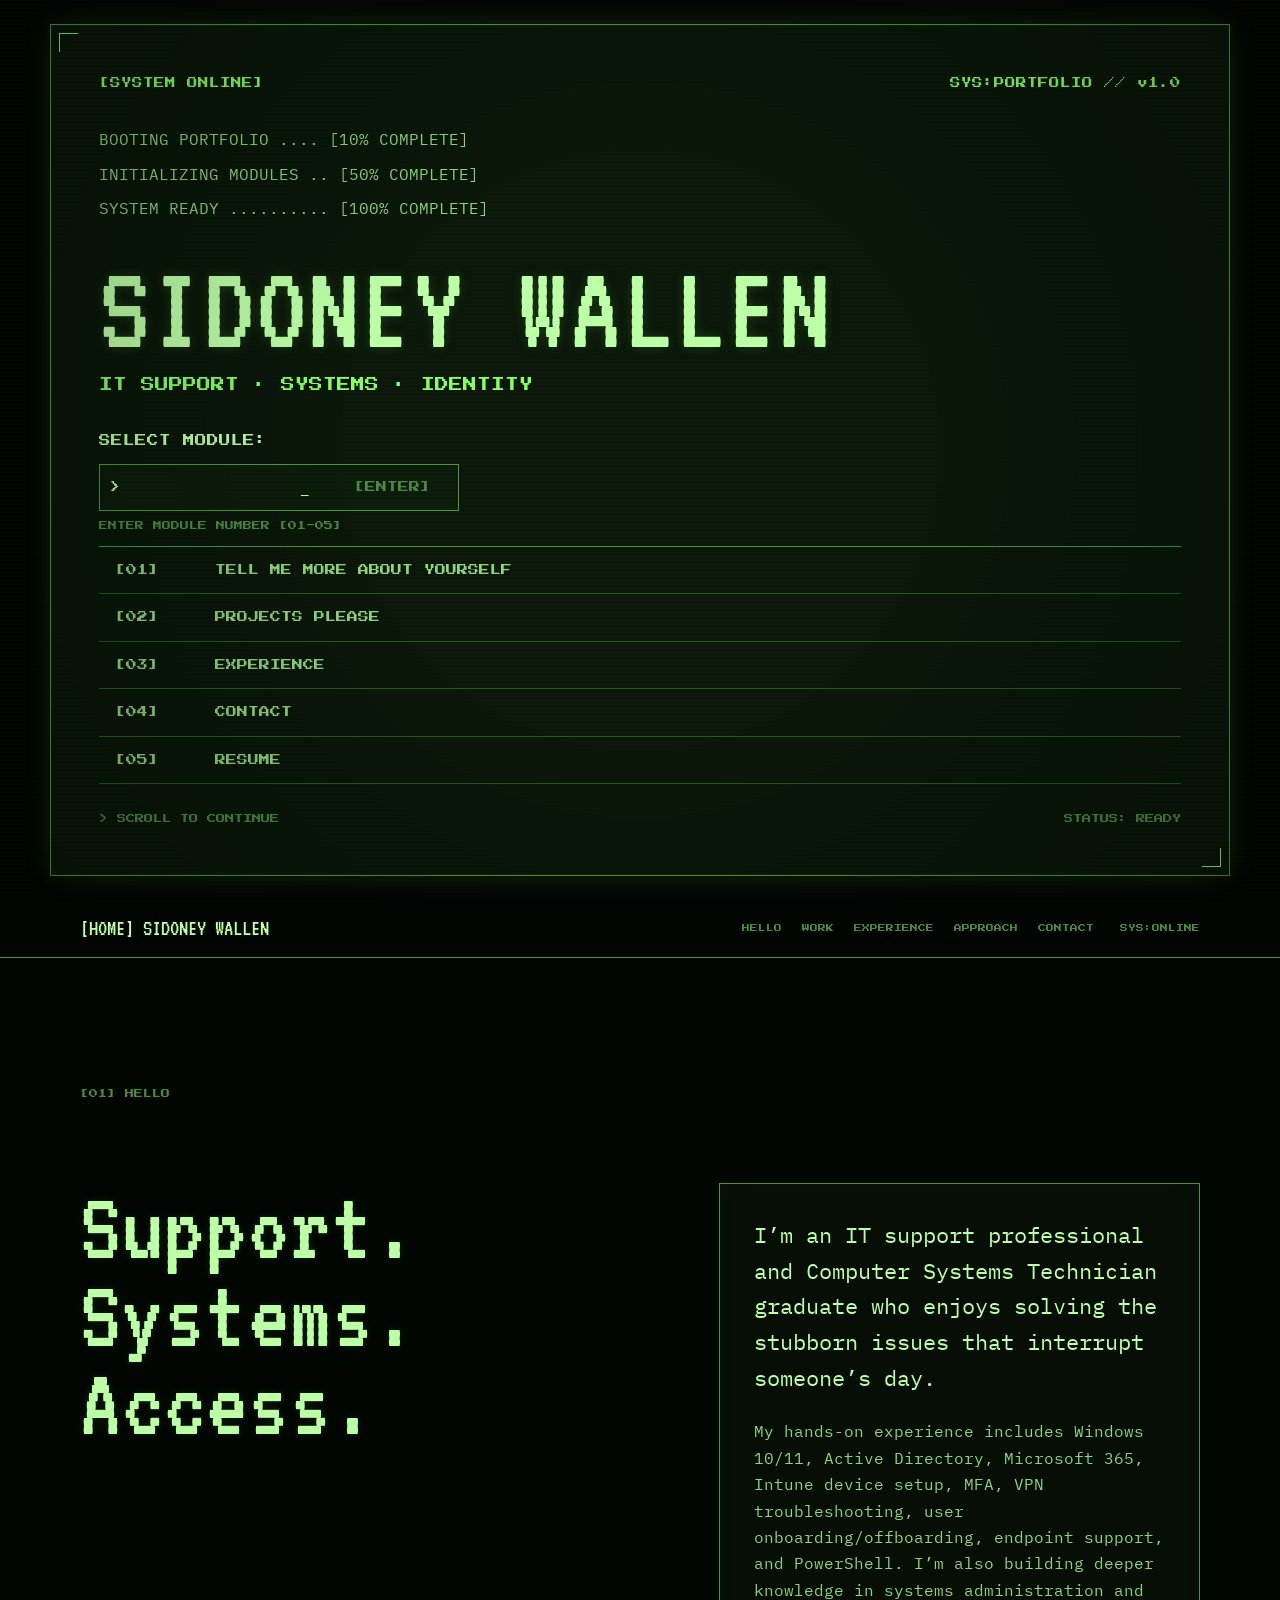
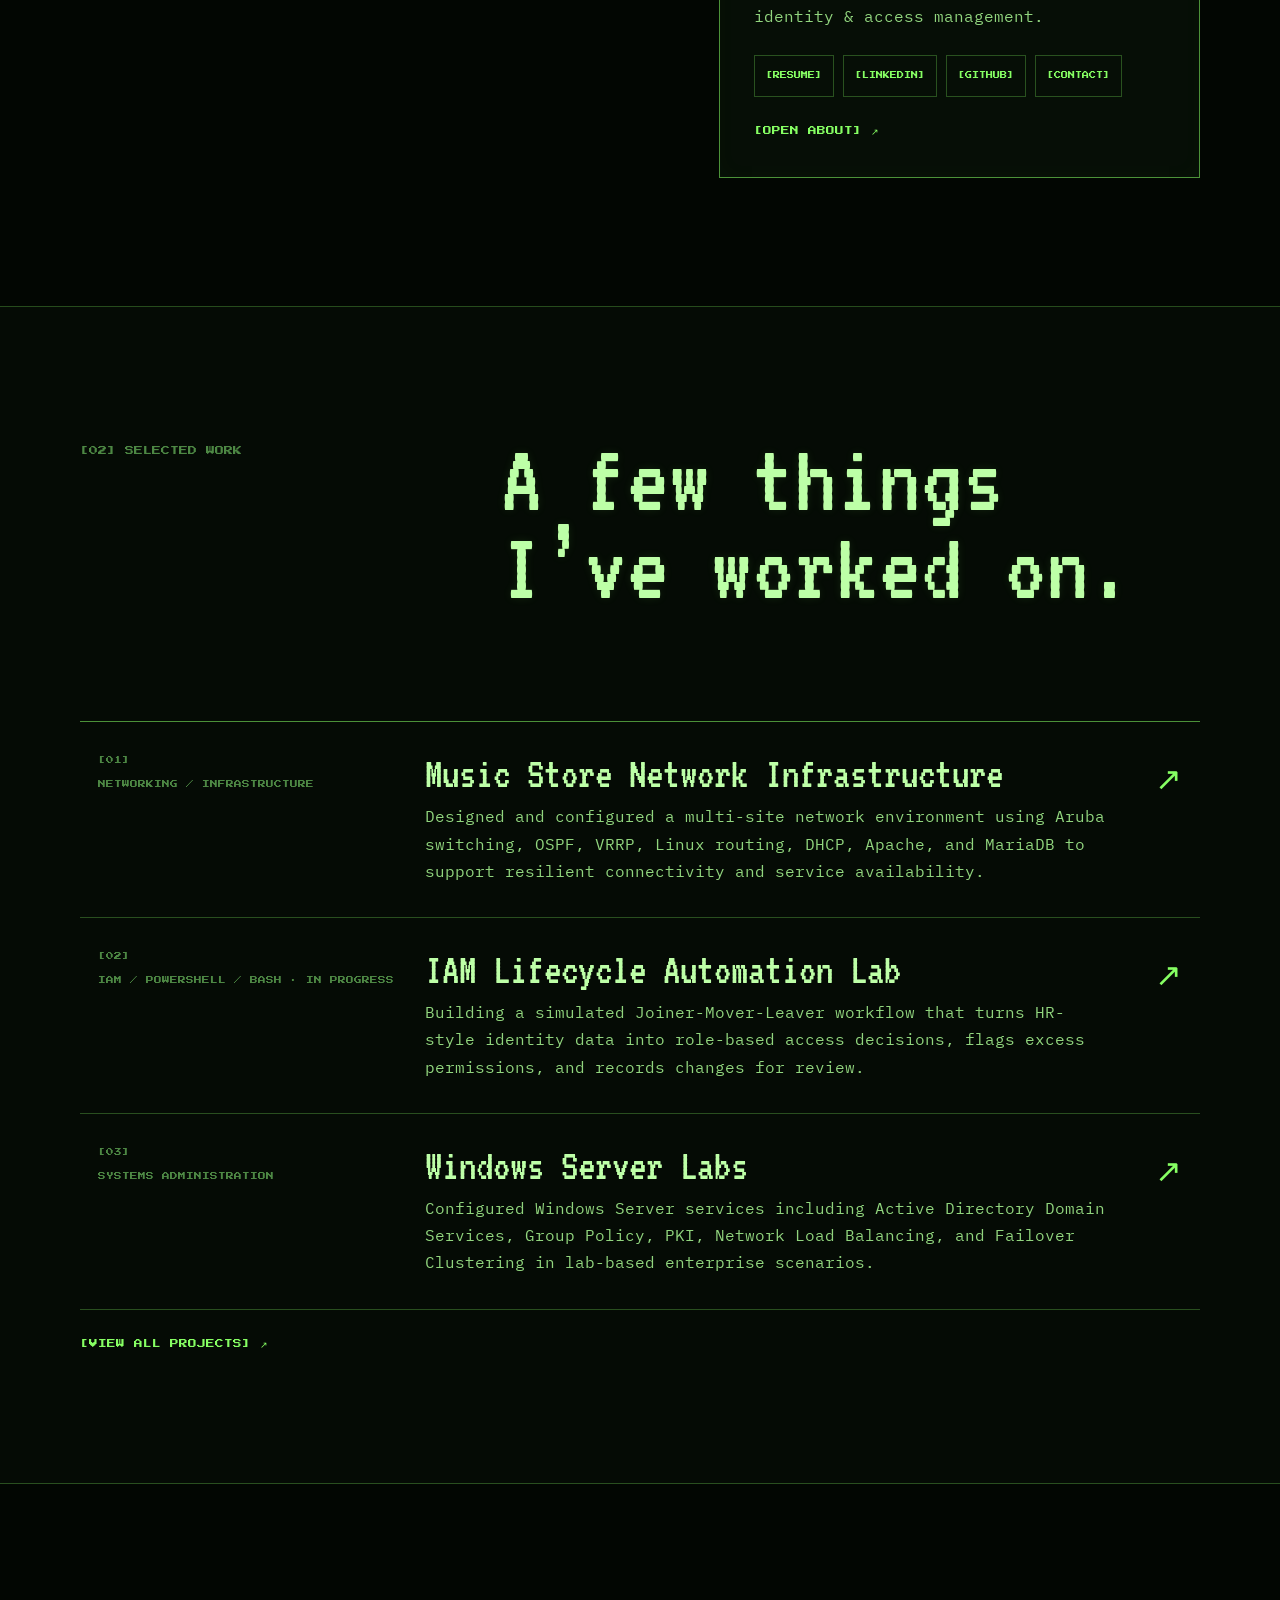
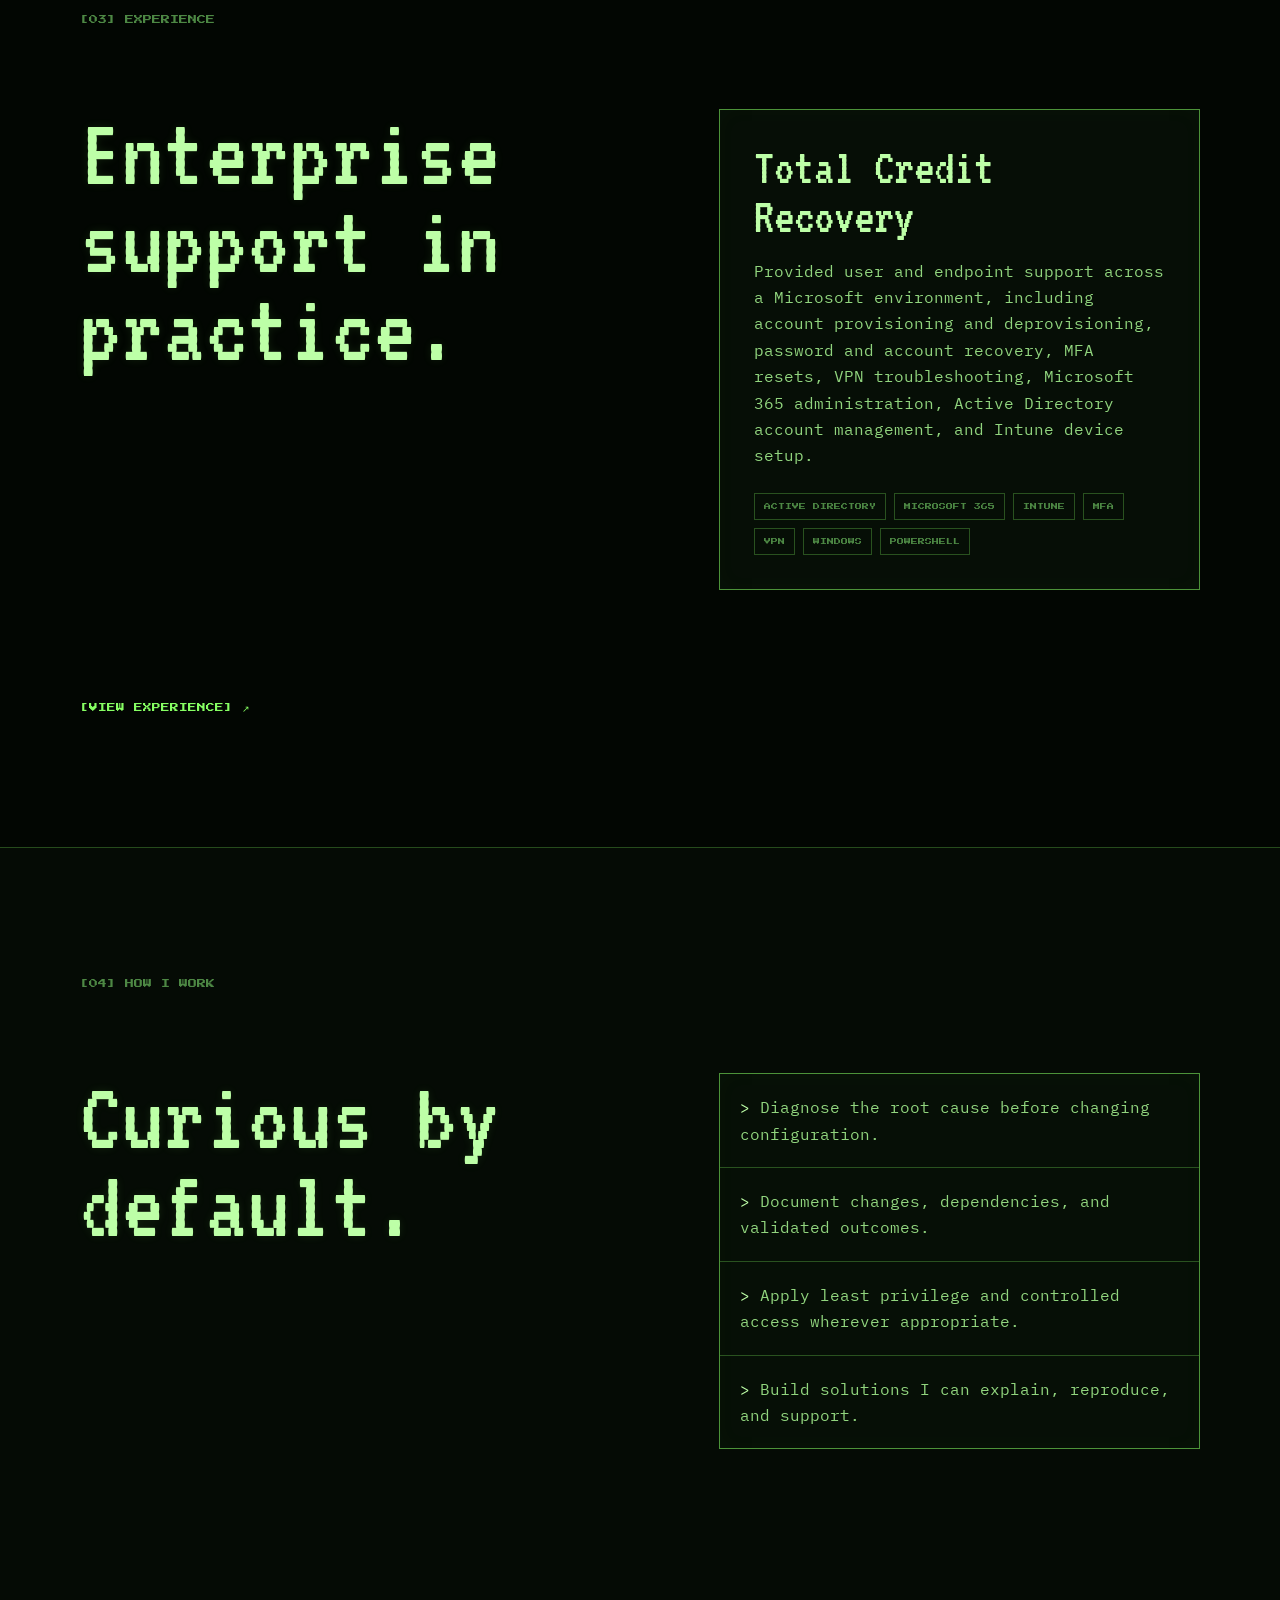
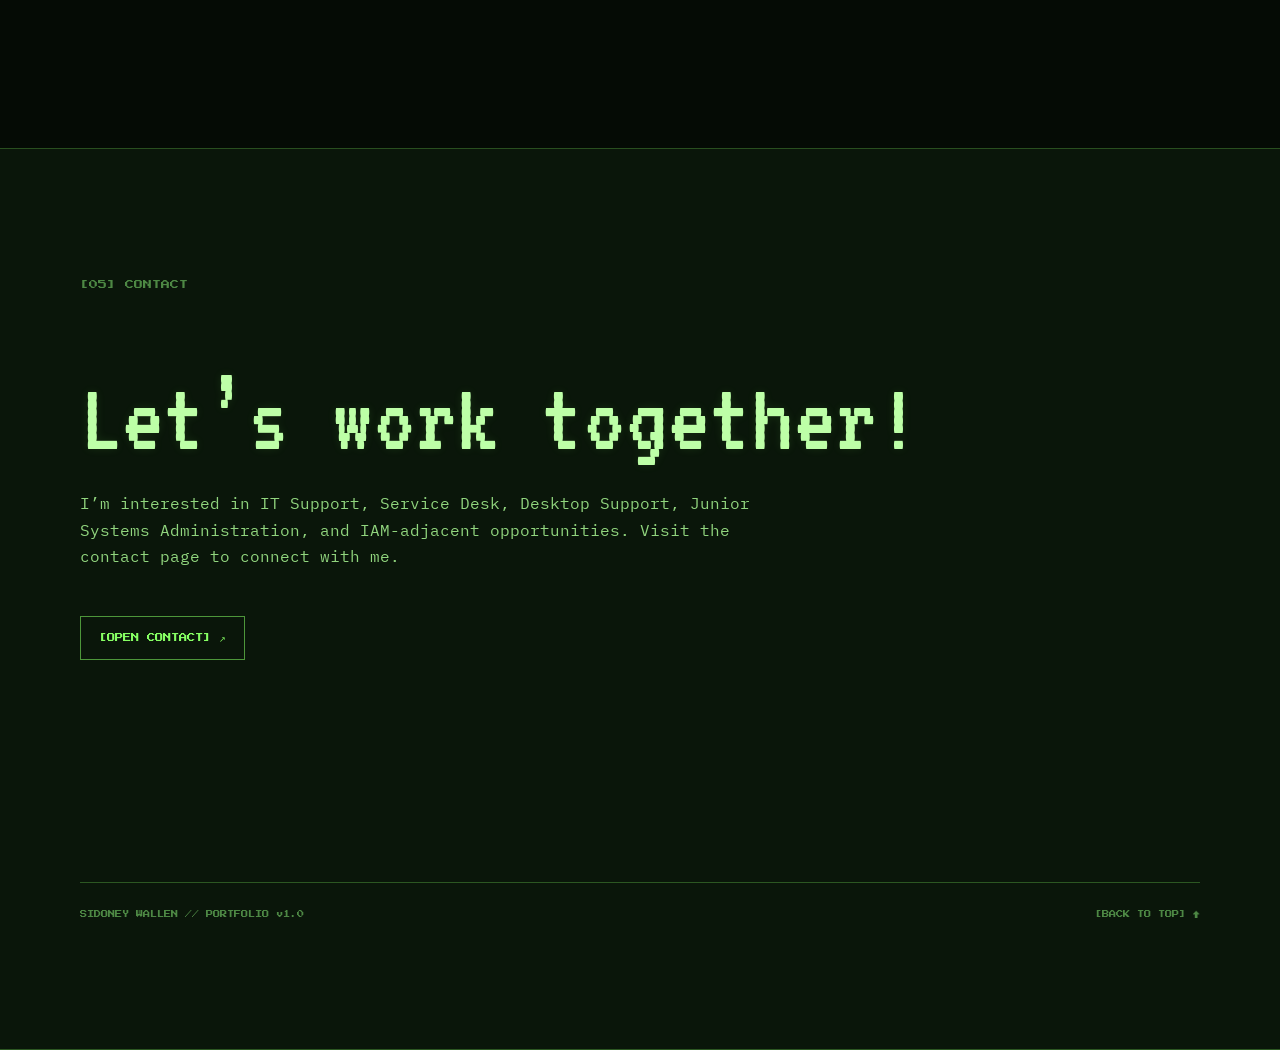
<file: index.html>
<!DOCTYPE html>
<html lang="en">
<head>
  <meta charset="UTF-8" />
  <meta name="viewport" content="width=device-width, initial-scale=1.0, viewport-fit=cover" />
  <meta name="description" content="Sidoney Wallen's IT portfolio." />
  <title>Sidoney Wallen | Portfolio</title>
  <meta name="theme-color" content="#020602" />
  <link rel="preconnect" href="https://fonts.googleapis.com">
  <link rel="preconnect" href="https://fonts.gstatic.com" crossorigin>
  <link href="https://fonts.googleapis.com/css2?family=IBM+Plex+Mono:wght@400;500;600&amp;family=Press+Start+2P&amp;family=VT323&amp;display=swap" rel="stylesheet">
  <link rel="stylesheet" href="styles.css" />
</head>

<body class="home-page" id="top">
  <a class="skip-link" href="#hello">Skip boot menu</a>
  <main class="home-shell">
    <section class="landing terminal-landing" id="landing" aria-labelledby="landing-title">
      <div class="landing-inner">
        <div class="terminal-frame">
          <div class="terminal-topline">
            <span>[SYSTEM ONLINE]</span>
            <span>SYS:PORTFOLIO // v1.0</span>
          </div>

          <div class="boot-sequence" aria-label="Portfolio boot sequence">
            <p class="boot-line boot-1">BOOTING PORTFOLIO .... [10% COMPLETE]</p>
            <p class="boot-line boot-2">INITIALIZING MODULES .. [50% COMPLETE]</p>
            <p class="boot-line boot-3">SYSTEM READY .......... [100% COMPLETE]</p>
          </div>

          <div class="terminal-title boot-line boot-4">
            <h1 id="landing-title">SIDONEY WALLEN</h1>
            <p>IT SUPPORT · SYSTEMS · IDENTITY</p>
          </div>

          <div class="terminal-menu boot-line boot-5">
            <p class="terminal-prompt">SELECT MODULE:</p>

            <form class="terminal-command" id="module-form" autocomplete="off">
              <label for="module-input" class="terminal-command-label">&gt;</label>
              <input
                id="module-input"
                class="terminal-command-input"
                name="module"
                type="text"
                inputmode="numeric"
                pattern="[0-9]*"
                maxlength="2"
                aria-describedby="module-feedback"
                aria-label="Enter module number 1 through 5"
                spellcheck="false"
              />
              <span class="terminal-cursor command-cursor" aria-hidden="true">_</span>
              <button class="terminal-enter" type="submit">[ENTER]</button>
            </form>

            <p class="terminal-feedback" id="module-feedback" aria-live="polite">
              ENTER MODULE NUMBER [01-05]
            </p>

            <nav class="terminal-options" aria-label="Portfolio navigation">
              <a href="about.html"><span>[01]</span> TELL ME MORE ABOUT YOURSELF</a>
              <a href="projects.html"><span>[02]</span> PROJECTS PLEASE</a>
              <a href="experience.html"><span>[03]</span> EXPERIENCE</a>
              <a href="contact.html"><span>[04]</span> CONTACT</a>
              <a href="resume.html"><span>[05]</span> RESUME</a>
            </nav>
          </div>

          <div class="terminal-footer boot-line boot-5" aria-hidden="true">
            <span>&gt; SCROLL TO CONTINUE</span>
            <span>STATUS: READY</span>
          </div>
        </div>
      </div>
    </section>

    <div class="module-loader" id="module-loader" aria-hidden="true">
      <div class="module-loader-window">
        <p>[ACCESS REQUEST ACCEPTED]</p>
        <p id="loader-module">LOADING MODULE: --</p>
        <p class="loader-step loader-step-1">MOUNTING INTERFACE ........ [OK]</p>
        <p class="loader-step loader-step-2">VERIFYING ROUTE ........... [OK]</p>
        <div class="loader-progress" aria-hidden="true"><span></span></div>
      </div>
    </div>

    <div class="landing-spacer" aria-hidden="true"></div>

    <div class="story">
      <nav class="story-nav" aria-label="Homepage sections">
        <a class="story-brand" href="#top">[HOME] SIDONEY WALLEN</a>
        <div class="story-nav-links">
          <a href="#hello">HELLO</a>
          <a href="#work">WORK</a>
          <a href="#experience">EXPERIENCE</a>
          <a href="#approach">APPROACH</a>
          <a href="#contact">CONTACT</a>
        </div>
        <span class="nav-status">SYS:ONLINE</span>
      </nav>

      <section class="story-section story-intro" id="hello">
        <div class="section-wrap reveal">
          <p class="section-index">[01] HELLO</p>

          <div class="story-intro-grid">
            <div>
              <h2 class="story-title">Support. Systems. Access.</h2>
            </div>

            <div class="story-copy-column terminal-panel">
              <p class="story-lead">
                I’m an IT support professional and Computer Systems Technician graduate who enjoys
                solving the stubborn issues that interrupt someone’s day.
              </p>

              <p class="story-body">
                My hands-on experience includes Windows 10/11, Active Directory, Microsoft 365,
                Intune device setup, MFA, VPN troubleshooting, user onboarding/offboarding, endpoint
                support, and PowerShell. I’m also building deeper knowledge in systems administration
                and identity &amp; access management.
              </p>

              <div class="recruiter-actions" aria-label="Recruiter quick links">
                <a href="resume.html">[RESUME]</a>
                <a href="https://ca.linkedin.com/in/sidoney-wallen-956933263" target="_blank" rel="noopener noreferrer">[LINKEDIN]</a>
                <a href="https://github.com/swallen16" target="_blank" rel="noopener noreferrer">[GITHUB]</a>
                <a href="contact.html">[CONTACT]</a>
              </div>
              <a class="story-link" href="about.html">[OPEN ABOUT] ↗</a>
            </div>
          </div>
        </div>
      </section>

      <section class="story-section story-work" id="work">
        <div class="section-wrap">
          <div class="section-heading reveal">
            <p class="section-index">[02] SELECTED WORK</p>
            <h2 class="story-title">A few things I’ve worked on.</h2>
          </div>

          <div class="project-list">
            <article class="project-row reveal">
              <div class="project-meta">
                <span>[01]</span>
                <span>NETWORKING / INFRASTRUCTURE</span>
              </div>
              <div class="project-main">
                <h3>Music Store Network Infrastructure</h3>
                <p>
                  Designed and configured a multi-site network environment using Aruba switching,
                  OSPF, VRRP, Linux routing, DHCP, Apache, and MariaDB to support resilient
                  connectivity and service availability.
                </p>
              </div>
              <a class="project-arrow" href="projects.html" aria-label="View projects">↗</a>
            </article>

            <article class="project-row reveal">
              <div class="project-meta">
                <span>[02]</span>
                <span>IAM / POWERSHELL / BASH · IN PROGRESS</span>
              </div>
              <div class="project-main">
                <h3>IAM Lifecycle Automation Lab</h3>
                <p>
                  Building a simulated Joiner-Mover-Leaver workflow that turns HR-style identity data
                  into role-based access decisions, flags excess permissions, and records changes for review.
                </p>
              </div>
              <a class="project-arrow" href="projects.html#iam-automation" aria-label="View IAM automation project">↗</a>
            </article>

            <article class="project-row reveal">
              <div class="project-meta">
                <span>[03]</span>
                <span>SYSTEMS ADMINISTRATION</span>
              </div>
              <div class="project-main">
                <h3>Windows Server Labs</h3>
                <p>
                  Configured Windows Server services including Active Directory Domain Services,
                  Group Policy, PKI, Network Load Balancing, and Failover Clustering in
                  lab-based enterprise scenarios.
                </p>
              </div>
              <a class="project-arrow" href="projects.html" aria-label="View projects">↗</a>
            </article>
          </div>

          <a class="story-link reveal" href="projects.html">[VIEW ALL PROJECTS] ↗</a>
        </div>
      </section>

      <section class="story-section story-experience" id="experience">
        <div class="section-wrap reveal">
          <p class="section-index">[03] EXPERIENCE</p>

          <div class="experience-grid">
            <div>
              <h2 class="story-title">Enterprise support in practice.</h2>
            </div>

            <div class="experience-card terminal-panel">
              <h3>Total Credit Recovery</h3>
              <p>
                Provided user and endpoint support across a Microsoft environment, including
                account provisioning and deprovisioning, password and account recovery,
                MFA resets, VPN troubleshooting, Microsoft 365 administration,
                Active Directory account management, and Intune device setup.
              </p>

              <div class="skill-cloud" aria-label="Experience technologies">
                <span>ACTIVE DIRECTORY</span>
                <span>MICROSOFT 365</span>
                <span>INTUNE</span>
                <span>MFA</span>
                <span>VPN</span>
                <span>WINDOWS</span>
                <span>POWERSHELL</span>
              </div>
            </div>
          </div>

          <a class="story-link" href="experience.html">[VIEW EXPERIENCE] ↗</a>
        </div>
      </section>

      <section class="story-section story-approach" id="approach">
        <div class="section-wrap reveal">
          <p class="section-index">[04] HOW I WORK</p>

          <div class="approach-grid">
            <h2 class="story-title">Curious by default.</h2>

            <div class="principles terminal-panel">
              <p><span>&gt;</span> Diagnose the root cause before changing configuration.</p>
              <p><span>&gt;</span> Document changes, dependencies, and validated outcomes.</p>
              <p><span>&gt;</span> Apply least privilege and controlled access wherever appropriate.</p>
              <p><span>&gt;</span> Build solutions I can explain, reproduce, and support.</p>
            </div>
          </div>
        </div>
      </section>

      <section class="story-section story-contact" id="contact">
        <div class="section-wrap contact-wrap reveal">
          <p class="section-index">[05] CONTACT</p>

          <div>
            <h2 class="story-title contact-title">Let’s work together!</h2>
            <p class="story-body contact-copy">
              I’m interested in IT Support, Service Desk, Desktop Support, Junior Systems Administration, and IAM-adjacent opportunities.
              Visit the contact page to connect with me.
            </p>

            <a class="contact-button" href="contact.html">[OPEN CONTACT] ↗</a>
          </div>

          <footer class="home-footer">
            <span>SIDONEY WALLEN // PORTFOLIO v1.0</span>
            <a href="#top">[BACK TO TOP] ↑</a>
          </footer>
        </div>
      </section>
    </div>
  </main>

  <script src="script.js"></script>
</body>
</html>
</file>
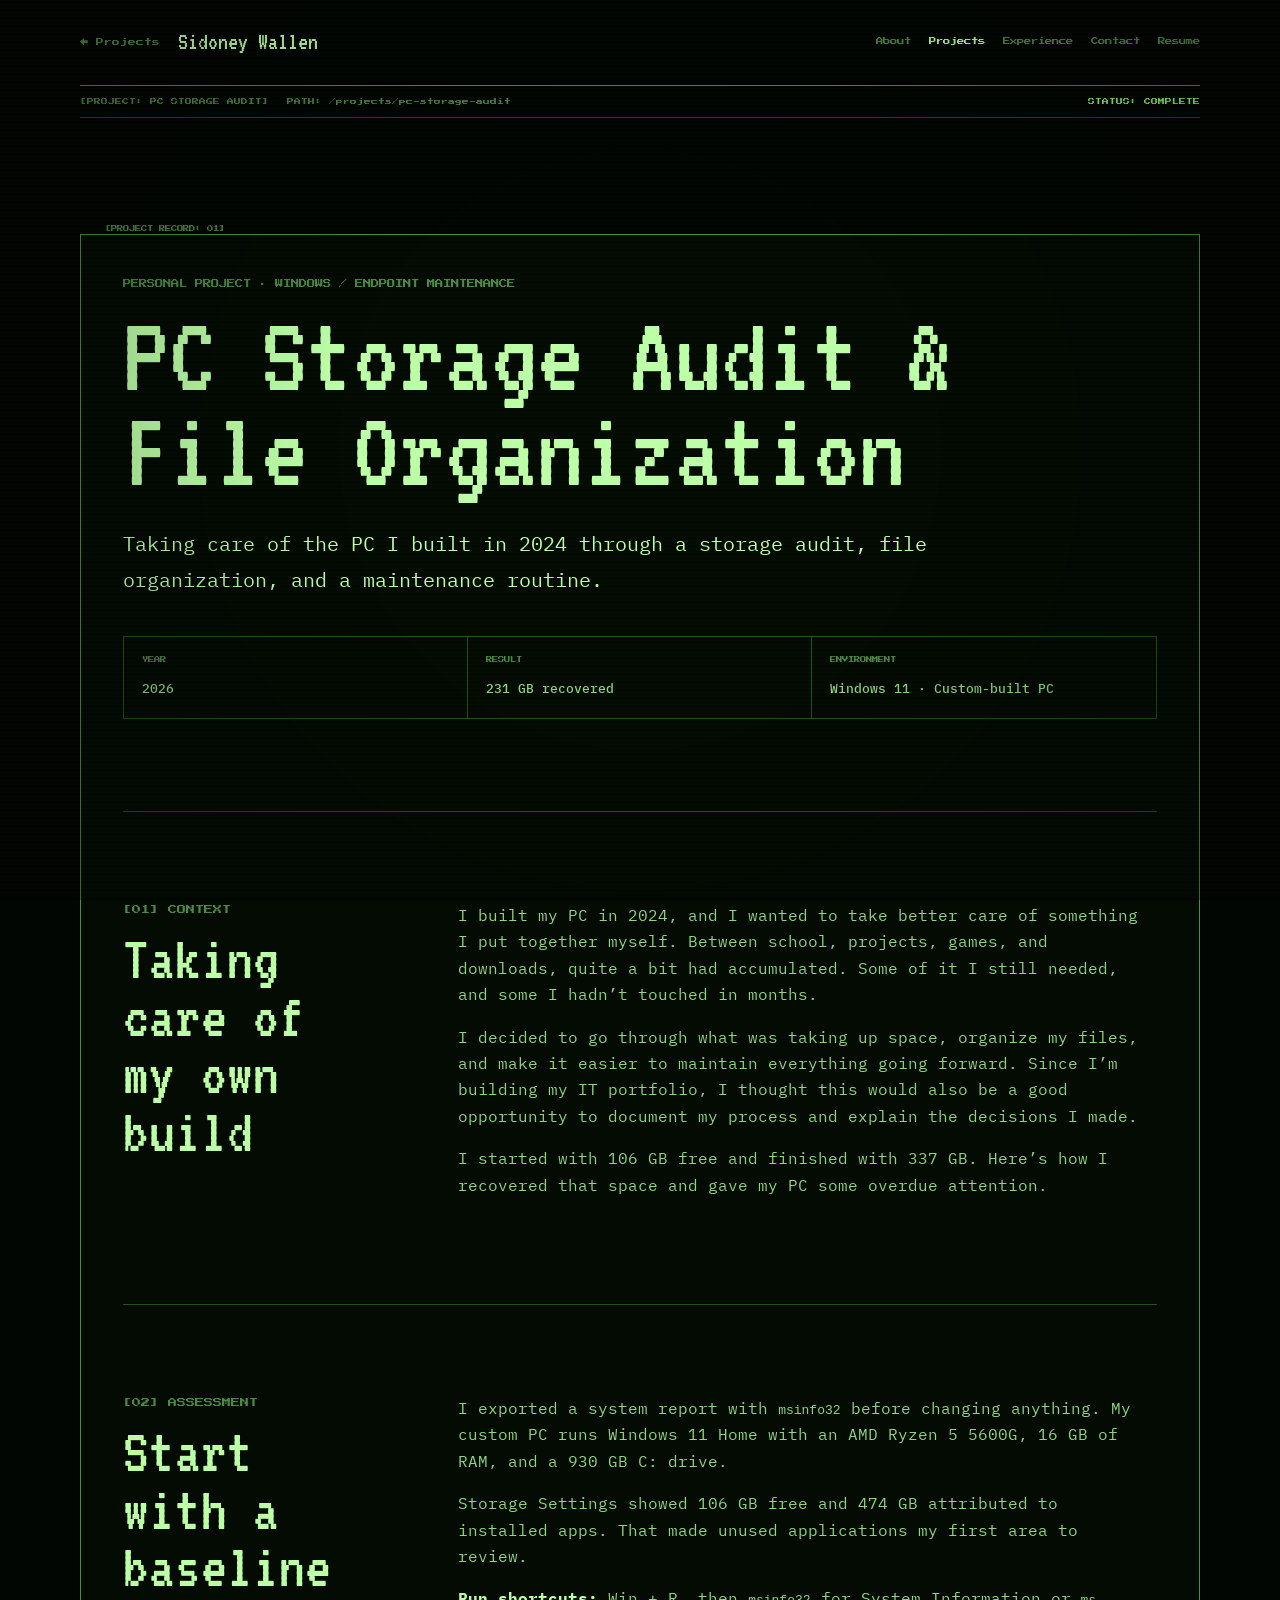
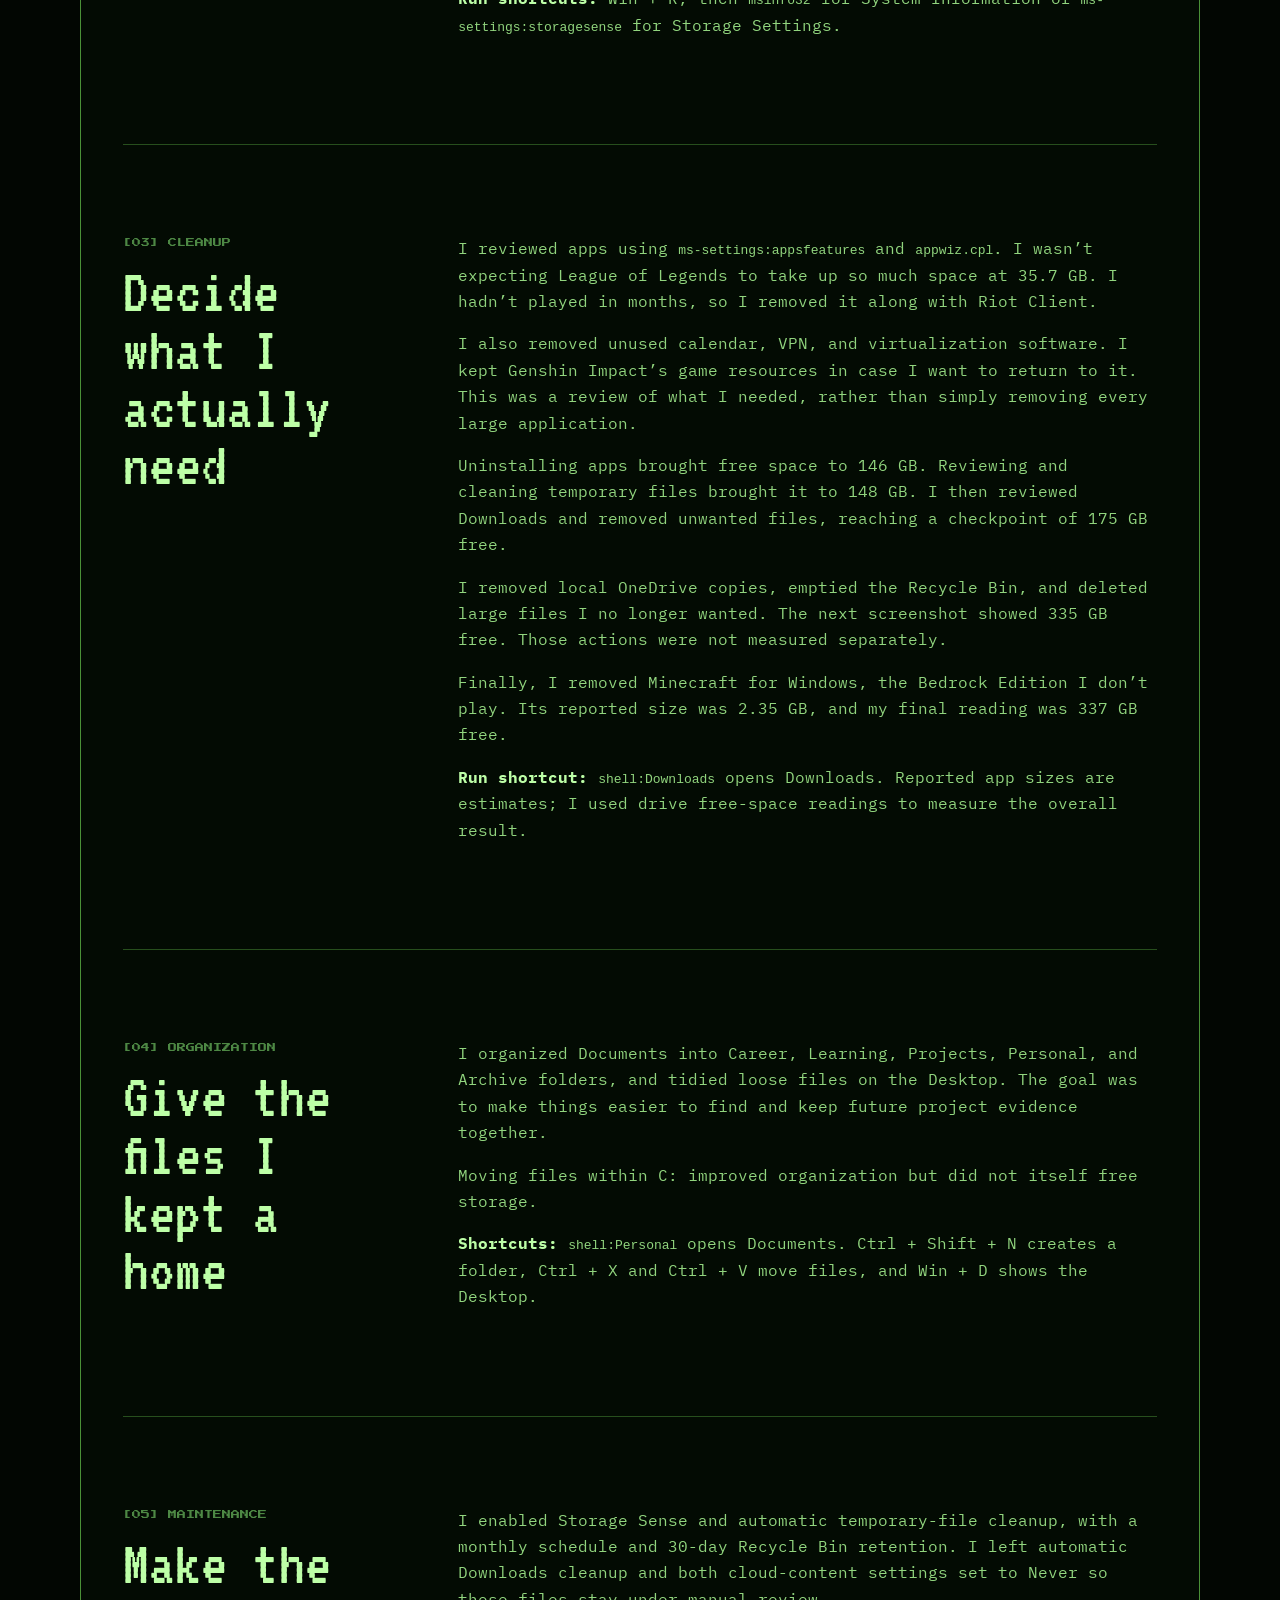
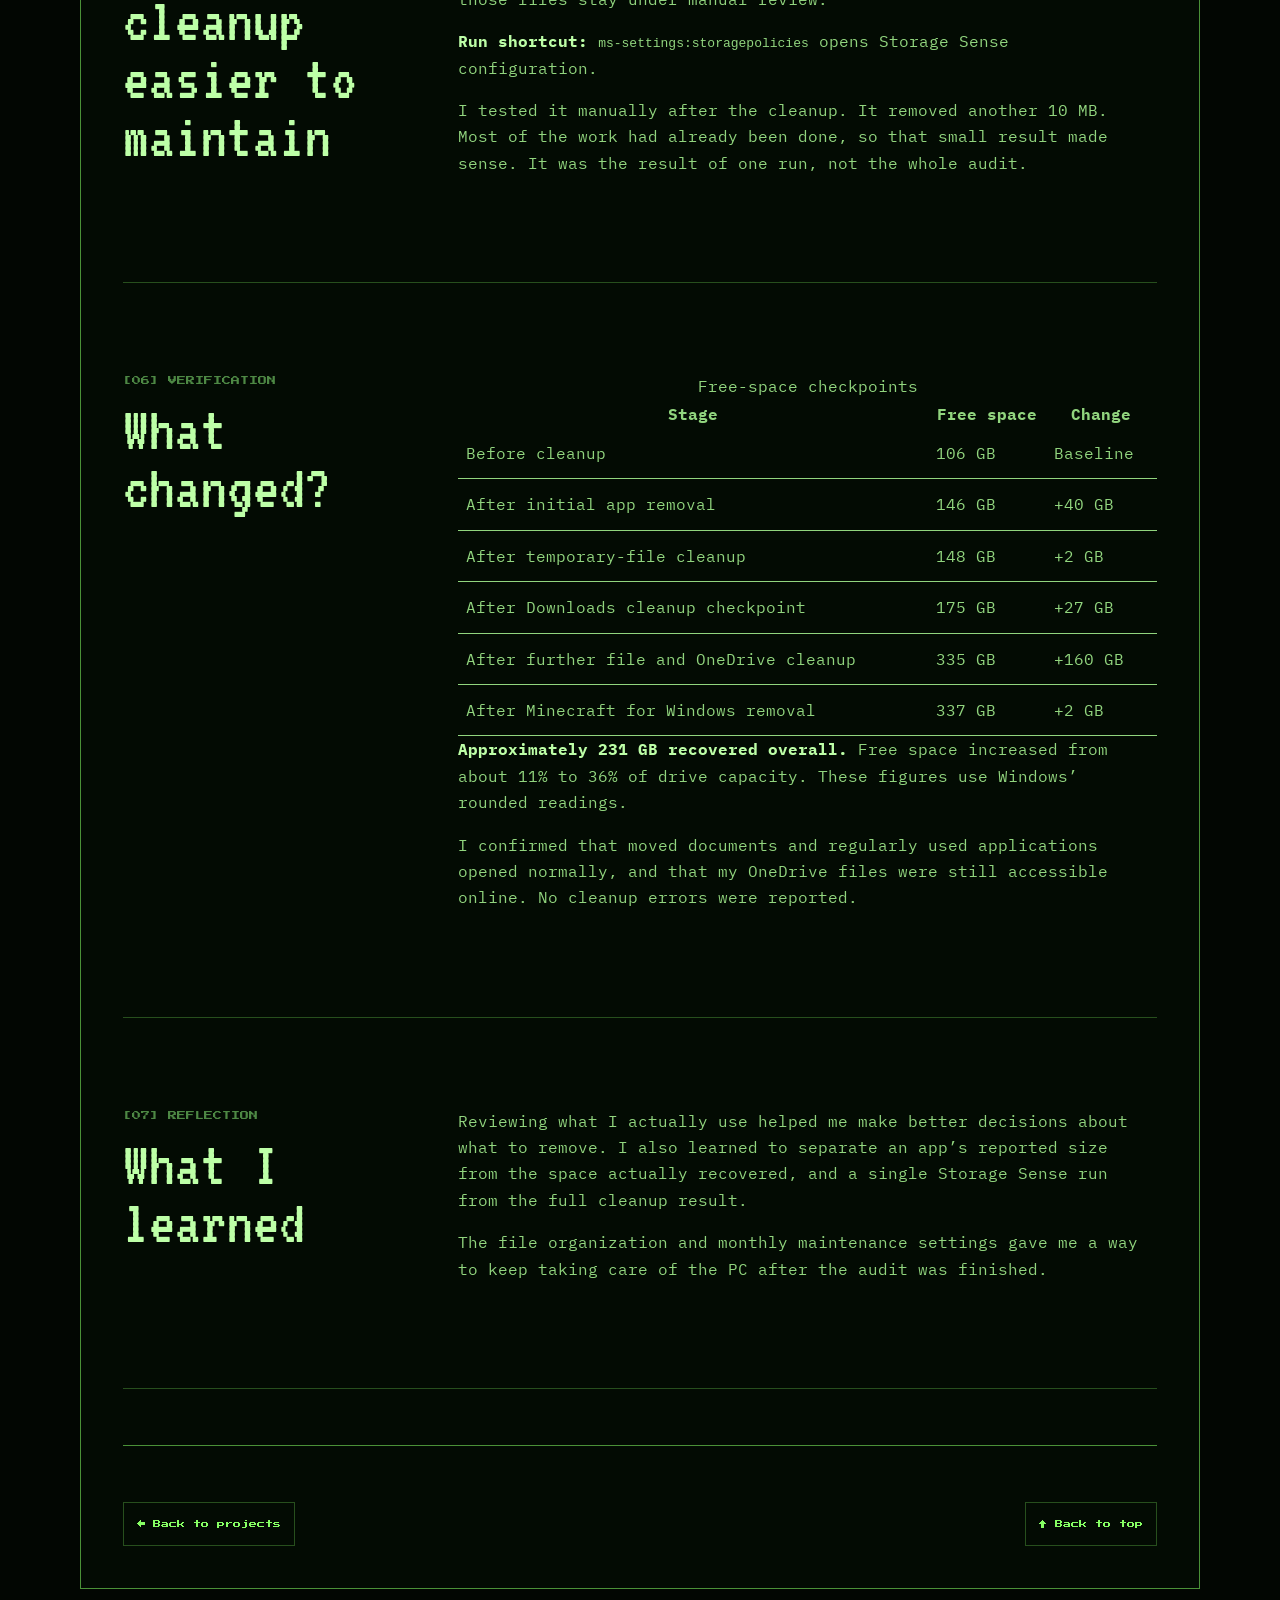
<file: projects/pc-storage-audit/index.html>
<!DOCTYPE html>
<html lang="en">
<head>
  <meta charset="UTF-8" />
  <meta name="viewport" content="width=device-width, initial-scale=1.0, viewport-fit=cover" />
  <meta name="description" content="PC Storage Audit case study by Sidoney Wallen." />
  <title>PC Storage Audit | Sidoney Wallen</title>
  <meta name="theme-color" content="#020602" />
  <link rel="preconnect" href="https://fonts.googleapis.com">
  <link rel="preconnect" href="https://fonts.gstatic.com" crossorigin>
  <link href="https://fonts.googleapis.com/css2?family=IBM+Plex+Mono:wght@400;500;600&amp;family=Press+Start+2P&amp;family=VT323&amp;display=swap" rel="stylesheet">
  <link rel="stylesheet" href="../../styles.css" />
</head>
<body class="page-shell case-study-page" id="top">
  <a class="skip-link" href="#main-content">Skip to main content</a>
  <header class="site-header">
    <div class="site-identity">
      <a class="home-link" href="../../projects.html">← Projects</a>
      <a class="brand" href="../../index.html">Sidoney Wallen</a>
    </div>
    <nav class="top-nav" aria-label="Main navigation">
      <a href="../../about.html">About</a>
      <a href="../../projects.html" aria-current="page">Projects</a>
      <a href="../../experience.html">Experience</a>
      <a href="../../contact.html">Contact</a>
      <a href="../../resume.html">Resume</a>
    </nav>
  </header>

  <div class="module-statusbar">
    <span>[PROJECT: PC STORAGE AUDIT]</span>
    <span>PATH: /projects/pc-storage-audit</span>
    <span class="status-ok">STATUS: COMPLETE</span>
  </div>

  <main id="main-content" class="page-module page-content">
    <div class="page-module-frame">
<section class="case-hero"><p class="page-kicker">PERSONAL PROJECT · WINDOWS / ENDPOINT MAINTENANCE</p><h1 class="page-title">PC Storage Audit &amp; File Organization</h1><p class="case-summary">Taking care of the PC I built in 2024 through a storage audit, file organization, and a maintenance routine.</p><div class="case-meta"><div><span>YEAR</span><strong>2026</strong></div><div><span>RESULT</span><strong>231 GB recovered</strong></div><div><span>ENVIRONMENT</span><strong>Windows 11 · Custom-built PC</strong></div></div></section><section class="case-section" id="story"><div class="case-section-grid"><div class="case-section-title"><p class="section-index">[01] CONTEXT</p><h2>Taking care of my own build</h2></div><div class="case-copy"><p>I built my PC in 2024, and I wanted to take better care of something I put together myself. Between school, projects, games, and downloads, quite a bit had accumulated. Some of it I still needed, and some I hadn’t touched in months.</p><p>I decided to go through what was taking up space, organize my files, and make it easier to maintain everything going forward. Since I’m building my IT portfolio, I thought this would also be a good opportunity to document my process and explain the decisions I made.</p><p>I started with 106 GB free and finished with 337 GB. Here’s how I recovered that space and gave my PC some overdue attention.</p></div></div></section>
<section class="case-section" id="baseline"><div class="case-section-grid"><div class="case-section-title"><p class="section-index">[02] ASSESSMENT</p><h2>Start with a baseline</h2></div><div class="case-copy"><p>I exported a system report with <code>msinfo32</code> before changing anything. My custom PC runs Windows 11 Home with an AMD Ryzen 5 5600G, 16 GB of RAM, and a 930 GB C: drive.</p><p>Storage Settings showed 106 GB free and 474 GB attributed to installed apps. That made unused applications my first area to review.</p><p><strong>Run shortcuts:</strong> Win + R, then <code>msinfo32</code> for System Information or <code>ms-settings:storagesense</code> for Storage Settings.</p></div></div></section>
<section class="case-section" id="cleanup"><div class="case-section-grid"><div class="case-section-title"><p class="section-index">[03] CLEANUP</p><h2>Decide what I actually need</h2></div><div class="case-copy"><p>I reviewed apps using <code>ms-settings:appsfeatures</code> and <code>appwiz.cpl</code>. I wasn’t expecting League of Legends to take up so much space at 35.7 GB. I hadn’t played in months, so I removed it along with Riot Client.</p><p>I also removed unused calendar, VPN, and virtualization software. I kept Genshin Impact’s game resources in case I want to return to it. This was a review of what I needed, rather than simply removing every large application.</p><p>Uninstalling apps brought free space to 146 GB. Reviewing and cleaning temporary files brought it to 148 GB. I then reviewed Downloads and removed unwanted files, reaching a checkpoint of 175 GB free.</p><p>I removed local OneDrive copies, emptied the Recycle Bin, and deleted large files I no longer wanted. The next screenshot showed 335 GB free. Those actions were not measured separately.</p><p>Finally, I removed Minecraft for Windows, the Bedrock Edition I don’t play. Its reported size was 2.35 GB, and my final reading was 337 GB free.</p><p><strong>Run shortcut:</strong> <code>shell:Downloads</code> opens Downloads. Reported app sizes are estimates; I used drive free-space readings to measure the overall result.</p></div></div></section>
<section class="case-section" id="organization"><div class="case-section-grid"><div class="case-section-title"><p class="section-index">[04] ORGANIZATION</p><h2>Give the files I kept a home</h2></div><div class="case-copy"><p>I organized Documents into Career, Learning, Projects, Personal, and Archive folders, and tidied loose files on the Desktop. The goal was to make things easier to find and keep future project evidence together.</p><p>Moving files within C: improved organization but did not itself free storage.</p><p><strong>Shortcuts:</strong> <code>shell:Personal</code> opens Documents. Ctrl + Shift + N creates a folder, Ctrl + X and Ctrl + V move files, and Win + D shows the Desktop.</p></div></div></section>
<section class="case-section" id="maintenance"><div class="case-section-grid"><div class="case-section-title"><p class="section-index">[05] MAINTENANCE</p><h2>Make the cleanup easier to maintain</h2></div><div class="case-copy"><p>I enabled Storage Sense and automatic temporary-file cleanup, with a monthly schedule and 30-day Recycle Bin retention. I left automatic Downloads cleanup and both cloud-content settings set to Never so those files stay under manual review.</p><p><strong>Run shortcut:</strong> <code>ms-settings:storagepolicies</code> opens Storage Sense configuration.</p><p>I tested it manually after the cleanup. It removed another 10 MB. Most of the work had already been done, so that small result made sense. It was the result of one run, not the whole audit.</p></div></div></section>
<section class="case-section" id="results"><div class="case-section-grid"><div class="case-section-title"><p class="section-index">[06] VERIFICATION</p><h2>What changed?</h2></div><div class="case-copy"><div style="overflow-x:auto"><table style="width:100%;border-collapse:collapse"><caption>Free-space checkpoints</caption><thead><tr><th scope="col">Stage</th><th scope="col">Free space</th><th scope="col">Change</th></tr></thead><tbody><tr><td style="padding:12px 8px;border-bottom:1px solid currentColor">Before cleanup</td><td style="padding:12px 8px;border-bottom:1px solid currentColor">106 GB</td><td style="padding:12px 8px;border-bottom:1px solid currentColor">Baseline</td></tr><tr><td style="padding:12px 8px;border-bottom:1px solid currentColor">After initial app removal</td><td style="padding:12px 8px;border-bottom:1px solid currentColor">146 GB</td><td style="padding:12px 8px;border-bottom:1px solid currentColor">+40 GB</td></tr><tr><td style="padding:12px 8px;border-bottom:1px solid currentColor">After temporary-file cleanup</td><td style="padding:12px 8px;border-bottom:1px solid currentColor">148 GB</td><td style="padding:12px 8px;border-bottom:1px solid currentColor">+2 GB</td></tr><tr><td style="padding:12px 8px;border-bottom:1px solid currentColor">After Downloads cleanup checkpoint</td><td style="padding:12px 8px;border-bottom:1px solid currentColor">175 GB</td><td style="padding:12px 8px;border-bottom:1px solid currentColor">+27 GB</td></tr><tr><td style="padding:12px 8px;border-bottom:1px solid currentColor">After further file and OneDrive cleanup</td><td style="padding:12px 8px;border-bottom:1px solid currentColor">335 GB</td><td style="padding:12px 8px;border-bottom:1px solid currentColor">+160 GB</td></tr><tr><td style="padding:12px 8px;border-bottom:1px solid currentColor">After Minecraft for Windows removal</td><td style="padding:12px 8px;border-bottom:1px solid currentColor">337 GB</td><td style="padding:12px 8px;border-bottom:1px solid currentColor">+2 GB</td></tr></tbody></table></div><p><strong>Approximately 231 GB recovered overall.</strong> Free space increased from about 11% to 36% of drive capacity. These figures use Windows’ rounded readings.</p><p>I confirmed that moved documents and regularly used applications opened normally, and that my OneDrive files were still accessible online. No cleanup errors were reported.</p></div></div></section>
<section class="case-section" id="reflection"><div class="case-section-grid"><div class="case-section-title"><p class="section-index">[07] REFLECTION</p><h2>What I learned</h2></div><div class="case-copy"><p>Reviewing what I actually use helped me make better decisions about what to remove. I also learned to separate an app’s reported size from the space actually recovered, and a single Storage Sense run from the full cleanup result.</p><p>The file organization and monthly maintenance settings gave me a way to keep taking care of the PC after the audit was finished.</p></div></div></section>
<nav class="case-footer-nav" aria-label="Case study footer navigation"><a href="../../projects.html#pc-storage-audit">← Back to projects</a><a href="#top">↑ Back to top</a></nav></div></main><script src="../../script.js"></script></body></html>
</file>
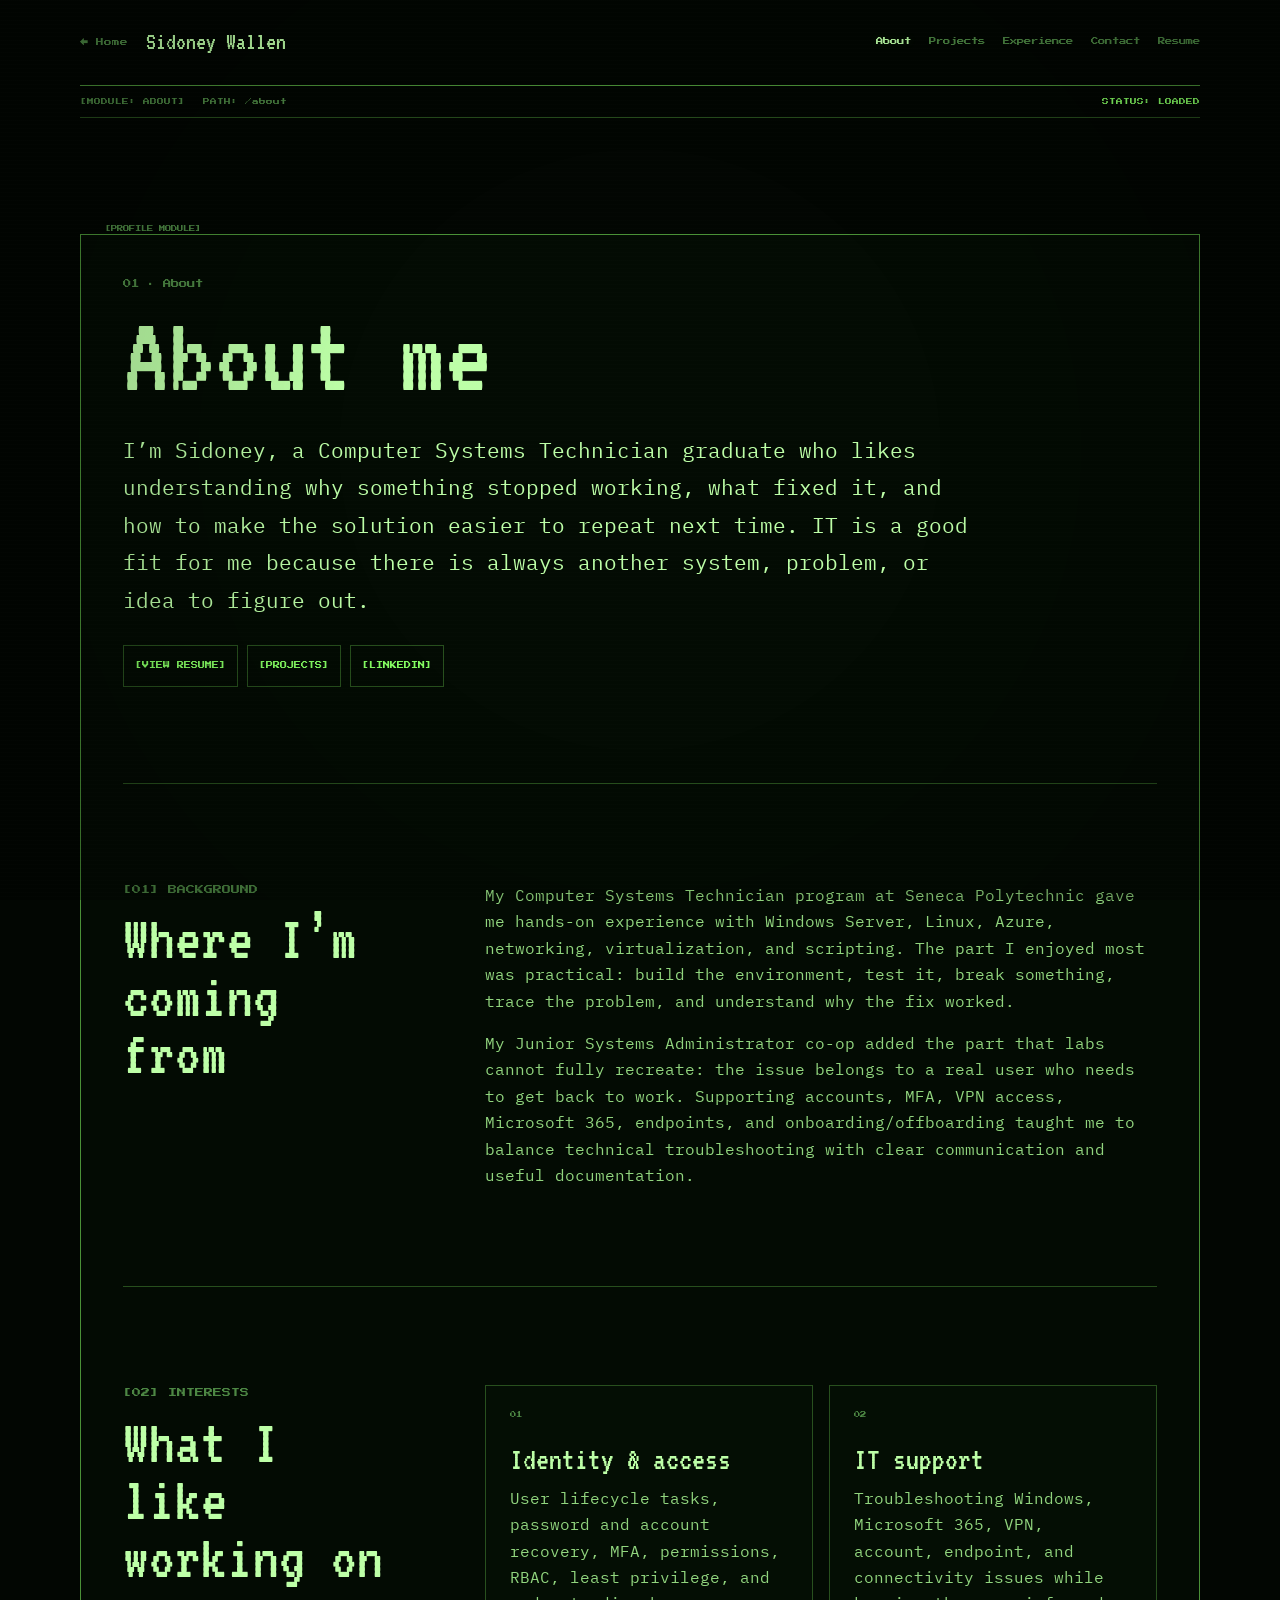
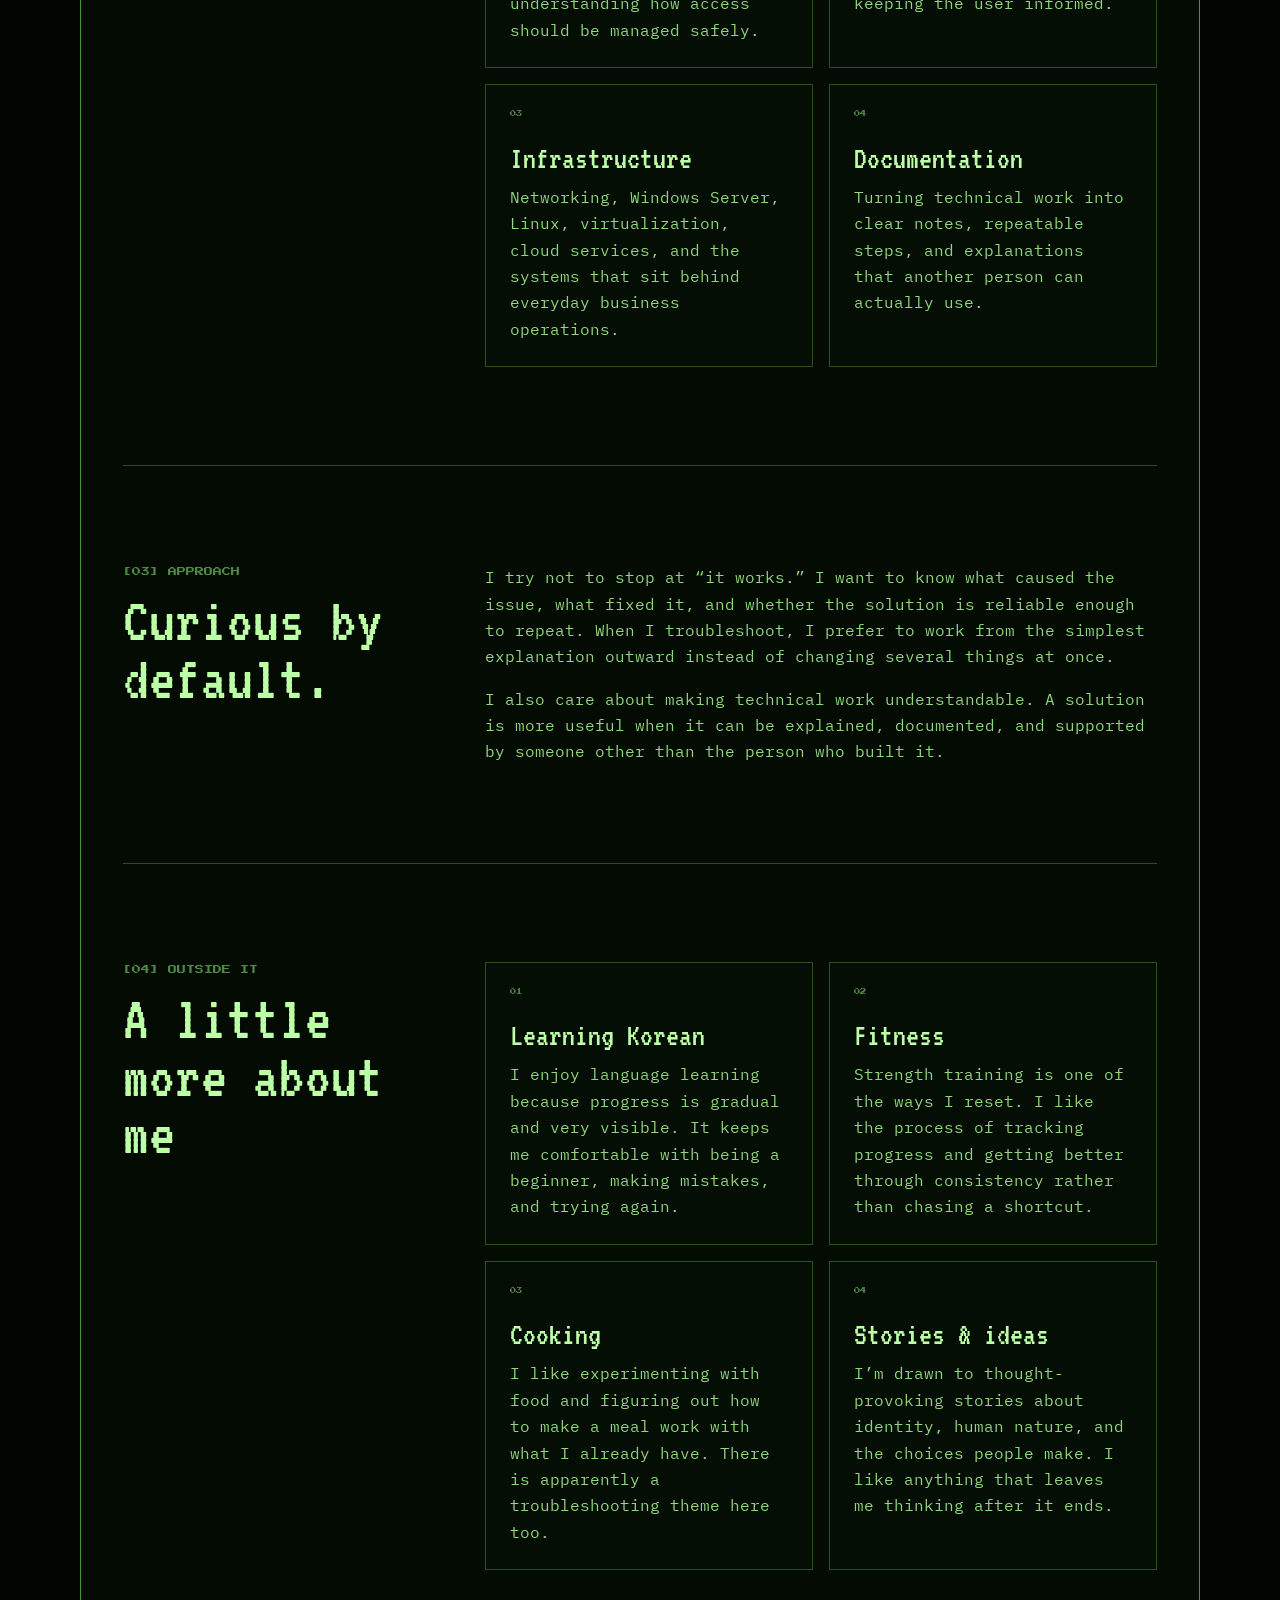
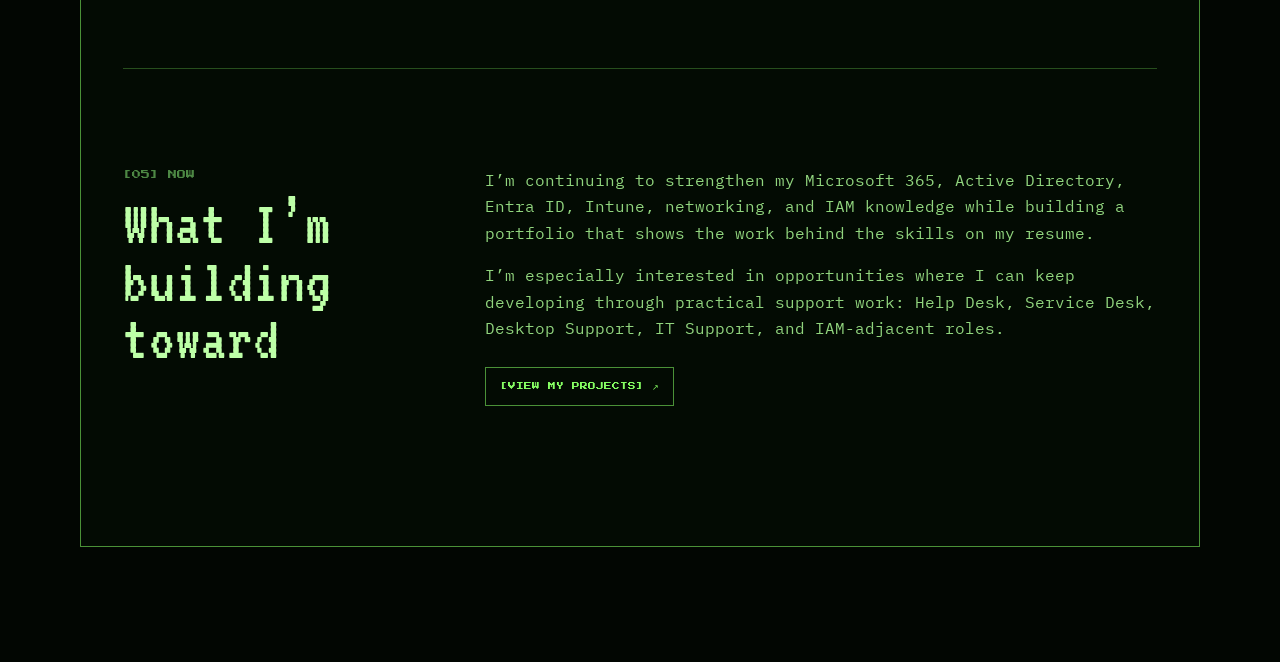
<file: about.html>
<!DOCTYPE html>
<html lang="en">
<head>
  <meta charset="UTF-8" />
  <meta name="viewport" content="width=device-width, initial-scale=1.0, viewport-fit=cover" />
  <meta name="description" content="About Sidoney Wallen — IT support, systems administration, identity and access management, and infrastructure." />
  <title>About | Sidoney Wallen</title>
  <meta name="theme-color" content="#020602" />
  <link rel="preconnect" href="https://fonts.googleapis.com">
  <link rel="preconnect" href="https://fonts.gstatic.com" crossorigin>
  <link href="https://fonts.googleapis.com/css2?family=IBM+Plex+Mono:wght@400;500;600&amp;family=Press+Start+2P&amp;family=VT323&amp;display=swap" rel="stylesheet">
  <link rel="stylesheet" href="styles.css" />
</head>
<body class="page-shell profile-page">
  <a class="skip-link" href="#main-content">Skip to main content</a>
  <header class="site-header">
    <div class="site-identity">
      <a class="home-link" href="index.html" aria-label="Back to home">← Home</a>
      <a class="brand" href="index.html">Sidoney Wallen</a>
    </div>

    <nav class="top-nav" aria-label="Main navigation">
      <a href="about.html" aria-current="page">About</a>
      <a href="projects.html">Projects</a>
      <a href="experience.html">Experience</a>
      <a href="contact.html">Contact</a>
      <a href="resume.html">Resume</a>
    </nav>
  </header>

  <div class="module-statusbar" aria-label="Module status">
    <span>[MODULE: ABOUT]</span>
    <span>PATH: /about</span>
    <span class="status-ok">STATUS: LOADED</span>
  </div>

  <main id="main-content" class="page-module page-content">
    <div class="page-module-frame">
      <section class="content-hero">
        <p class="page-kicker">01 · About</p>
        <h1 class="page-title">About me</h1>
        <p class="content-lead">
          I’m Sidoney, a Computer Systems Technician graduate who likes understanding why something
          stopped working, what fixed it, and how to make the solution easier to repeat next time.
          IT is a good fit for me because there is always another system, problem, or idea to figure out.
        </p>
        <div class="recruiter-actions" aria-label="Professional links">
          <a href="resume.html">[VIEW RESUME]</a>
          <a href="projects.html">[PROJECTS]</a>
          <a href="https://ca.linkedin.com/in/sidoney-wallen-956933263" target="_blank" rel="noopener noreferrer">[LINKEDIN]</a>
        </div>
      </section>

      <section class="content-section">
        <div class="content-section-heading">
          <p class="section-index">[01] BACKGROUND</p>
          <h2>Where I’m coming from</h2>
        </div>
        <div class="content-copy">
          <p>
            My Computer Systems Technician program at Seneca Polytechnic gave me hands-on experience with
            Windows Server, Linux, Azure, networking, virtualization, and scripting. The part I enjoyed
            most was practical: build the environment, test it, break something, trace the problem, and
            understand why the fix worked.
          </p>
          <p>
            My Junior Systems Administrator co-op added the part that labs cannot fully recreate: the issue belongs
            to a real user who needs to get back to work. Supporting accounts, MFA, VPN access, Microsoft 365,
            endpoints, and onboarding/offboarding taught me to balance technical troubleshooting with clear
            communication and useful documentation.
          </p>
        </div>
      </section>

      <section class="content-section">
        <div class="content-section-heading">
          <p class="section-index">[02] INTERESTS</p>
          <h2>What I like working on</h2>
        </div>
        <div class="info-grid">
          <article class="info-card">
            <span class="info-card-index">01</span>
            <h3>Identity & access</h3>
            <p>User lifecycle tasks, password and account recovery, MFA, permissions, RBAC, least privilege, and understanding how access should be managed safely.</p>
          </article>

          <article class="info-card">
            <span class="info-card-index">02</span>
            <h3>IT support</h3>
            <p>Troubleshooting Windows, Microsoft 365, VPN, account, endpoint, and connectivity issues while keeping the user informed.</p>
          </article>

          <article class="info-card">
            <span class="info-card-index">03</span>
            <h3>Infrastructure</h3>
            <p>Networking, Windows Server, Linux, virtualization, cloud services, and the systems that sit behind everyday business operations.</p>
          </article>

          <article class="info-card">
            <span class="info-card-index">04</span>
            <h3>Documentation</h3>
            <p>Turning technical work into clear notes, repeatable steps, and explanations that another person can actually use.</p>
          </article>
        </div>
      </section>

      <section class="content-section">
        <div class="content-section-heading">
          <p class="section-index">[03] APPROACH</p>
          <h2>Curious by default.</h2>
        </div>
        <div class="content-copy">
          <p>
            I try not to stop at “it works.” I want to know what caused the issue, what fixed it,
            and whether the solution is reliable enough to repeat. When I troubleshoot, I prefer to
            work from the simplest explanation outward instead of changing several things at once.
          </p>
          <p>
            I also care about making technical work understandable. A solution is more useful when
            it can be explained, documented, and supported by someone other than the person who built it.
          </p>
        </div>
      </section>


      <section class="content-section">
        <div class="content-section-heading">
          <p class="section-index">[04] OUTSIDE IT</p>
          <h2>A little more about me</h2>
        </div>
        <div class="info-grid personal-grid">
          <article class="info-card"><span class="info-card-index">01</span><h3>Learning Korean</h3><p>I enjoy language learning because progress is gradual and very visible. It keeps me comfortable with being a beginner, making mistakes, and trying again.</p></article>
          <article class="info-card"><span class="info-card-index">02</span><h3>Fitness</h3><p>Strength training is one of the ways I reset. I like the process of tracking progress and getting better through consistency rather than chasing a shortcut.</p></article>
          <article class="info-card"><span class="info-card-index">03</span><h3>Cooking</h3><p>I like experimenting with food and figuring out how to make a meal work with what I already have. There is apparently a troubleshooting theme here too.</p></article>
          <article class="info-card"><span class="info-card-index">04</span><h3>Stories &amp; ideas</h3><p>I’m drawn to thought-provoking stories about identity, human nature, and the choices people make. I like anything that leaves me thinking after it ends.</p></article>
        </div>
      </section>

      <section class="content-section content-section-last">
        <div class="content-section-heading">
          <p class="section-index">[05] NOW</p>
          <h2>What I’m building toward</h2>
        </div>
        <div class="content-copy">
          <p>
            I’m continuing to strengthen my Microsoft 365, Active Directory, Entra ID, Intune,
            networking, and IAM knowledge while building a portfolio that shows the work behind the
            skills on my resume.
          </p>
          <p>
            I’m especially interested in opportunities where I can keep developing through practical
            support work: Help Desk, Service Desk, Desktop Support, IT Support, and IAM-adjacent roles.
          </p>
          <a class="content-cta" href="projects.html">[VIEW MY PROJECTS] ↗</a>
        </div>
      </section>
    </div>
  </main>

  <script src="script.js"></script>
</body>
</html>
</file>
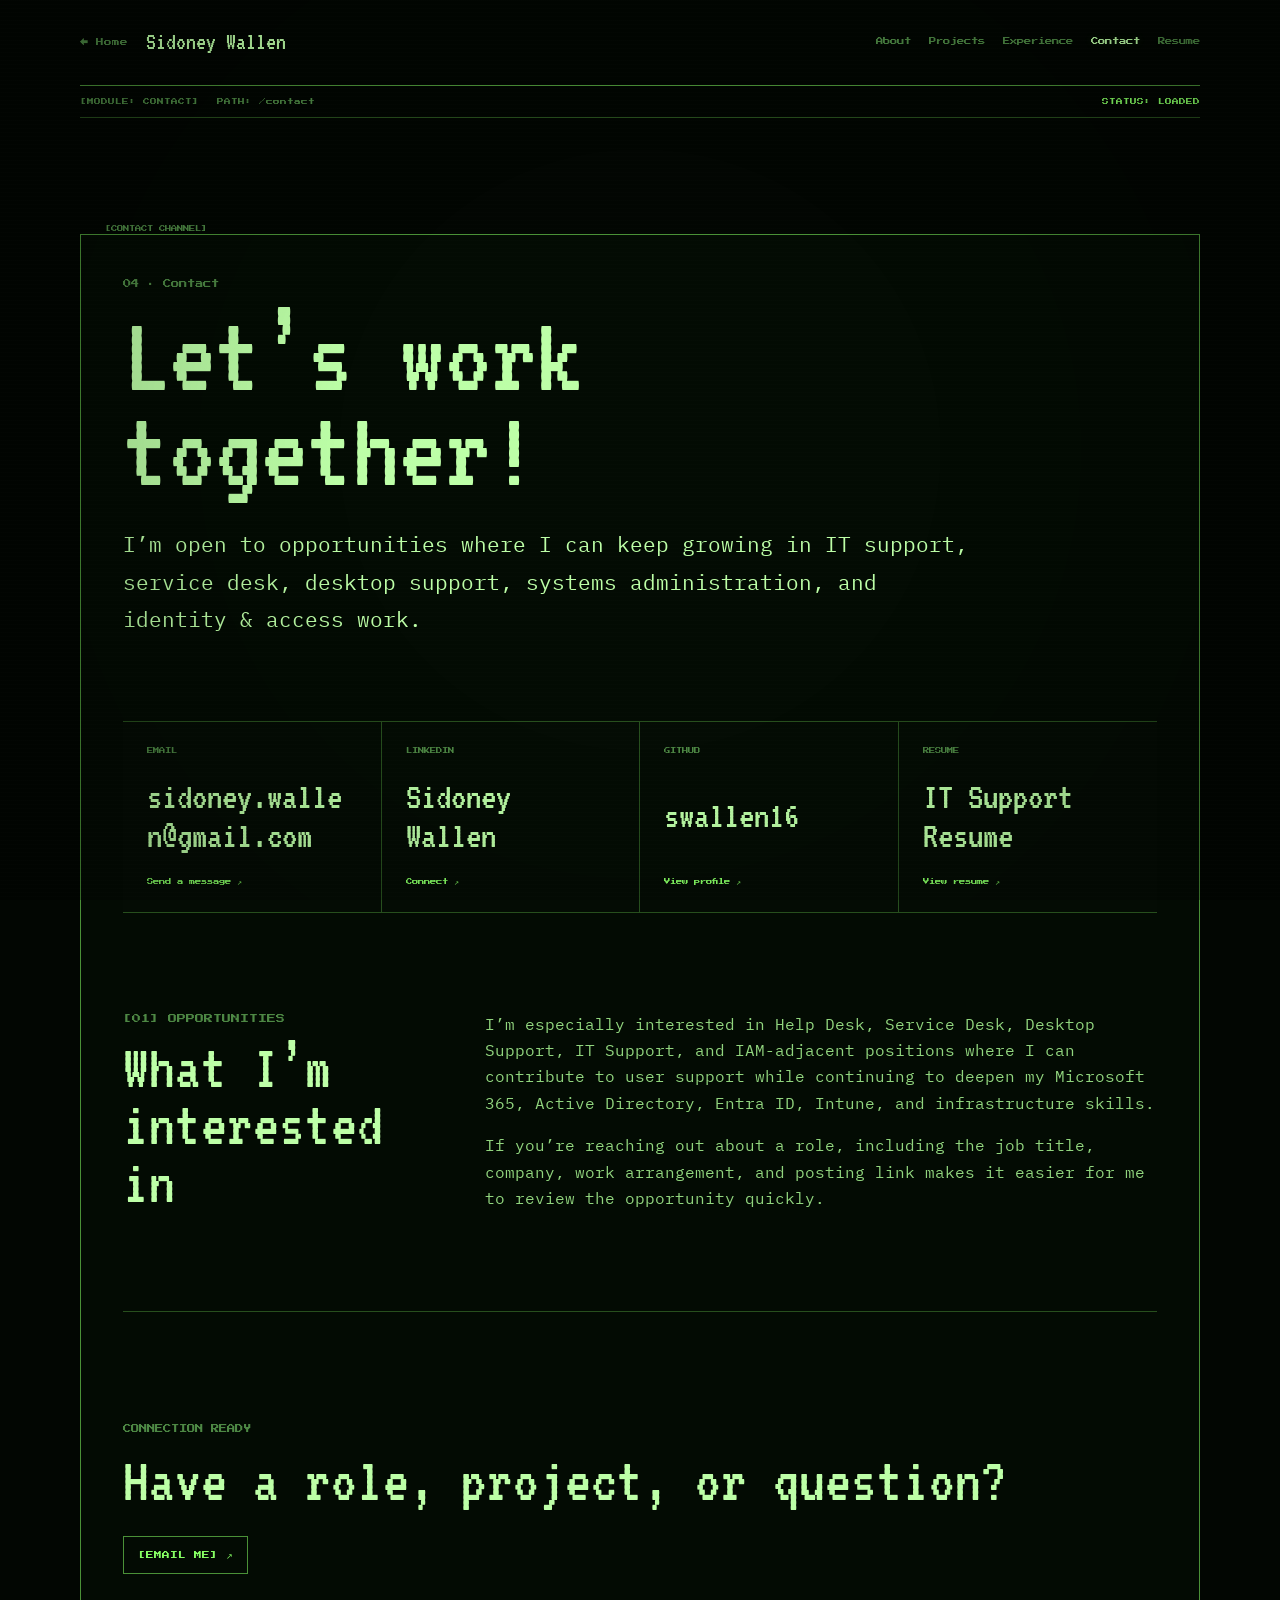
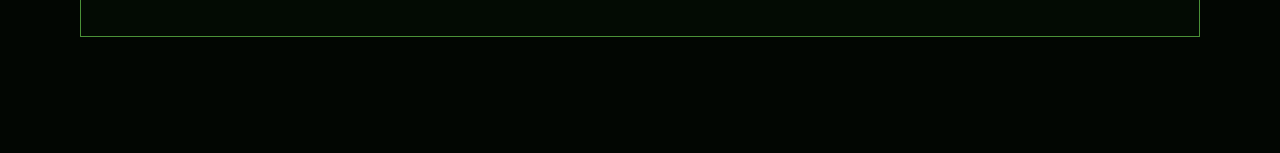
<file: contact.html>
<!DOCTYPE html>
<html lang="en">
<head>
  <meta charset="UTF-8" />
  <meta name="viewport" content="width=device-width, initial-scale=1.0, viewport-fit=cover" />
  <meta name="description" content="Contact Sidoney Wallen for IT support, service desk, desktop support, systems, and IAM opportunities." />
  <title>Contact | Sidoney Wallen</title>
  <meta name="theme-color" content="#020602" />
  <link rel="preconnect" href="https://fonts.googleapis.com">
  <link rel="preconnect" href="https://fonts.gstatic.com" crossorigin>
  <link href="https://fonts.googleapis.com/css2?family=IBM+Plex+Mono:wght@400;500;600&amp;family=Press+Start+2P&amp;family=VT323&amp;display=swap" rel="stylesheet">
  <link rel="stylesheet" href="styles.css" />
</head>
<body class="page-shell contact-page">
  <a class="skip-link" href="#main-content">Skip to main content</a>
  <header class="site-header">
    <div class="site-identity">
      <a class="home-link" href="index.html" aria-label="Back to home">← Home</a>
      <a class="brand" href="index.html">Sidoney Wallen</a>
    </div>

    <nav class="top-nav" aria-label="Main navigation">
      <a href="about.html">About</a>
      <a href="projects.html">Projects</a>
      <a href="experience.html">Experience</a>
      <a href="contact.html" aria-current="page">Contact</a>
      <a href="resume.html">Resume</a>
    </nav>
  </header>

  <div class="module-statusbar" aria-label="Module status">
    <span>[MODULE: CONTACT]</span>
    <span>PATH: /contact</span>
    <span class="status-ok">STATUS: LOADED</span>
  </div>

  <main id="main-content" class="page-module page-content">
    <div class="page-module-frame">
      <section class="content-hero contact-hero">
        <p class="page-kicker">04 · Contact</p>
        <h1 class="page-title">Let’s work together!</h1>
        <p class="content-lead">
          I’m open to opportunities where I can keep growing in IT support, service desk,
          desktop support, systems administration, and identity & access work.
        </p>
      </section>

      <section class="contact-grid" aria-label="Contact options">
        <a class="contact-card" href="mailto:sidoney.wallen@gmail.com">
          <span class="contact-card-label">EMAIL</span>
          <strong>sidoney.wallen@gmail.com</strong>
          <span class="contact-card-action">Send a message ↗</span>
        </a>
        <a class="contact-card" href="https://ca.linkedin.com/in/sidoney-wallen-956933263" target="_blank" rel="noopener noreferrer">
          <span class="contact-card-label">LINKEDIN</span>
          <strong>Sidoney Wallen</strong>
          <span class="contact-card-action">Connect ↗</span>
        </a>
        <a class="contact-card" href="https://github.com/swallen16" target="_blank" rel="noopener noreferrer">
          <span class="contact-card-label">GITHUB</span>
          <strong>swallen16</strong>
          <span class="contact-card-action">View profile ↗</span>
        </a>
        <a class="contact-card" href="resume.html">
          <span class="contact-card-label">RESUME</span>
          <strong>IT Support Resume</strong>
          <span class="contact-card-action">View resume ↗</span>
        </a>
      </section>

      <section class="content-section">
        <div class="content-section-heading">
          <p class="section-index">[01] OPPORTUNITIES</p>
          <h2>What I’m interested in</h2>
        </div>
        <div class="content-copy">
          <p>
            I’m especially interested in Help Desk, Service Desk, Desktop Support, IT Support,
            and IAM-adjacent positions where I can contribute to user support while continuing
            to deepen my Microsoft 365, Active Directory, Entra ID, Intune, and infrastructure skills.
          </p>
          <p>
            If you’re reaching out about a role, including the job title, company, work arrangement,
            and posting link makes it easier for me to review the opportunity quickly.
          </p>
        </div>
      </section>

      <section class="contact-closing">
        <p class="page-kicker">CONNECTION READY</p>
        <h2>Have a role, project, or question?</h2>
        <a class="contact-primary" href="mailto:sidoney.wallen@gmail.com">[EMAIL ME] ↗</a>
      </section>
    </div>
  </main>

  <script src="script.js"></script>
</body>
</html>
</file>
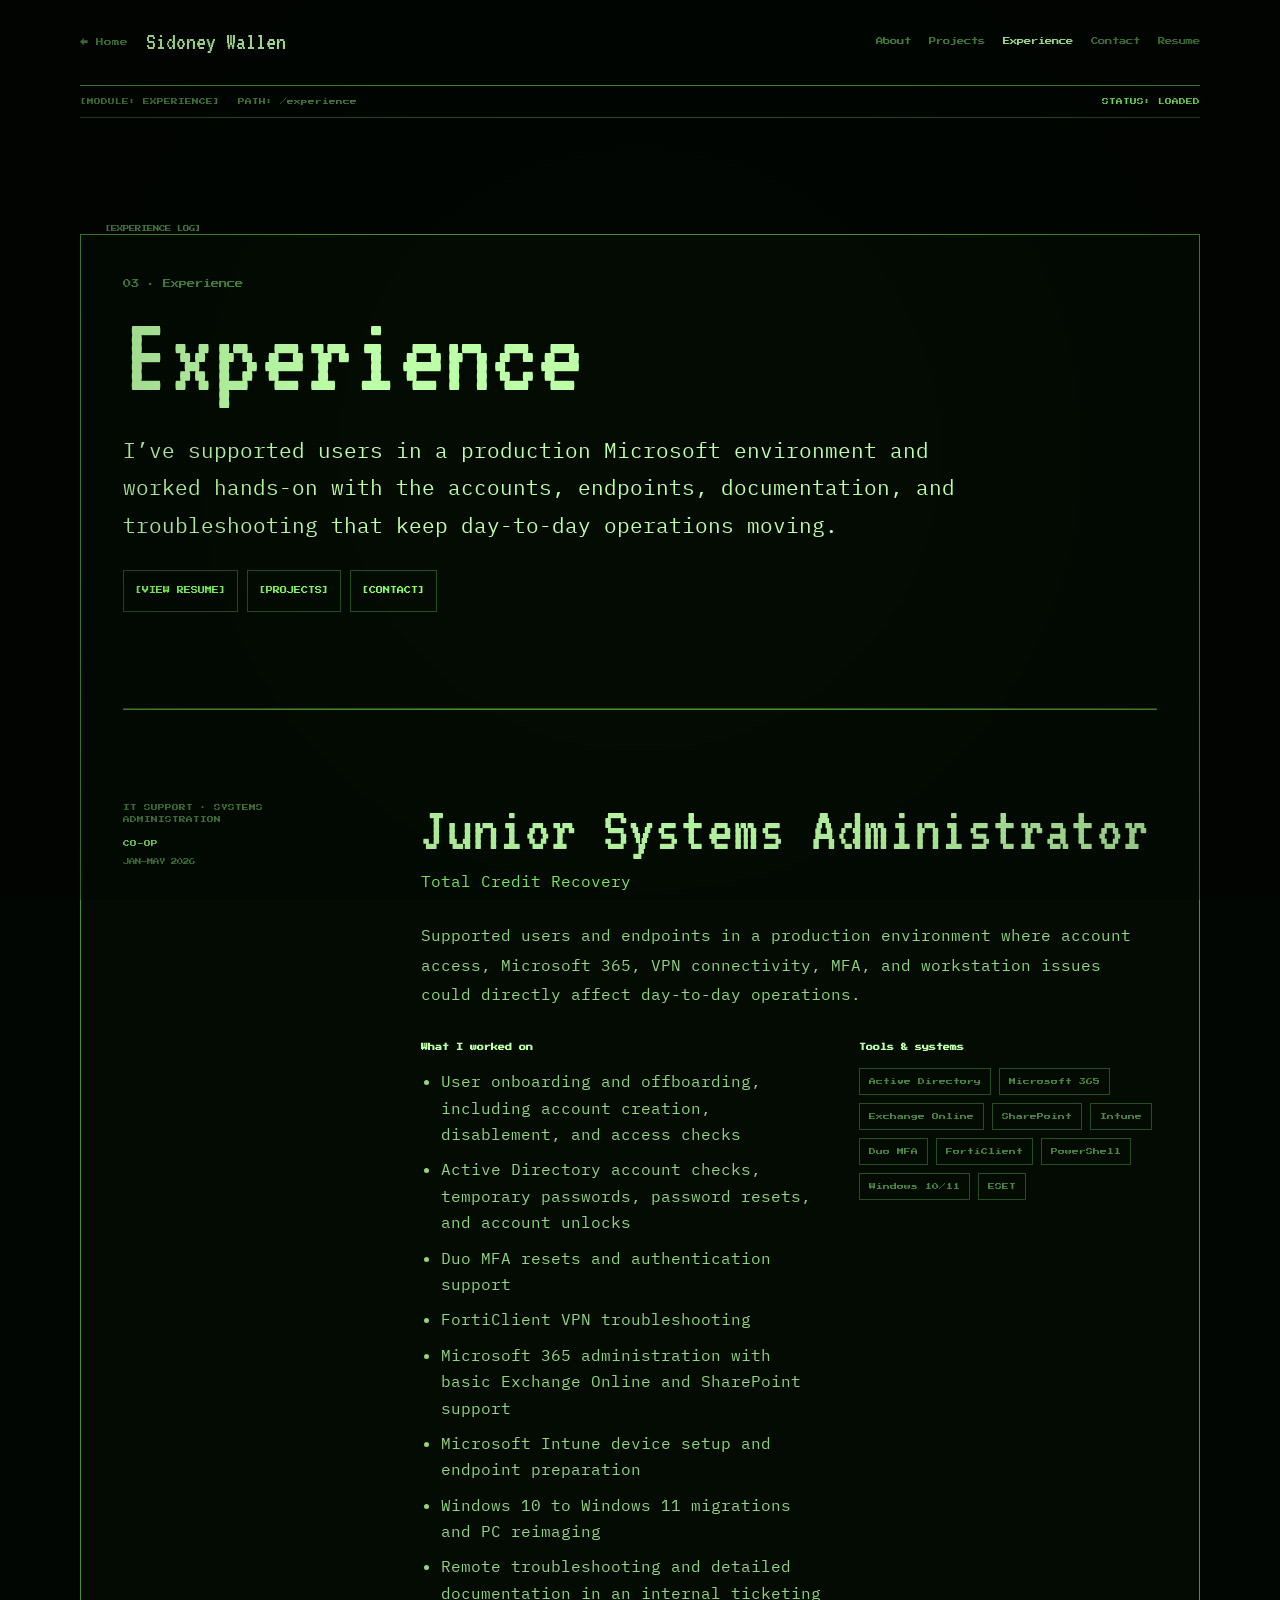
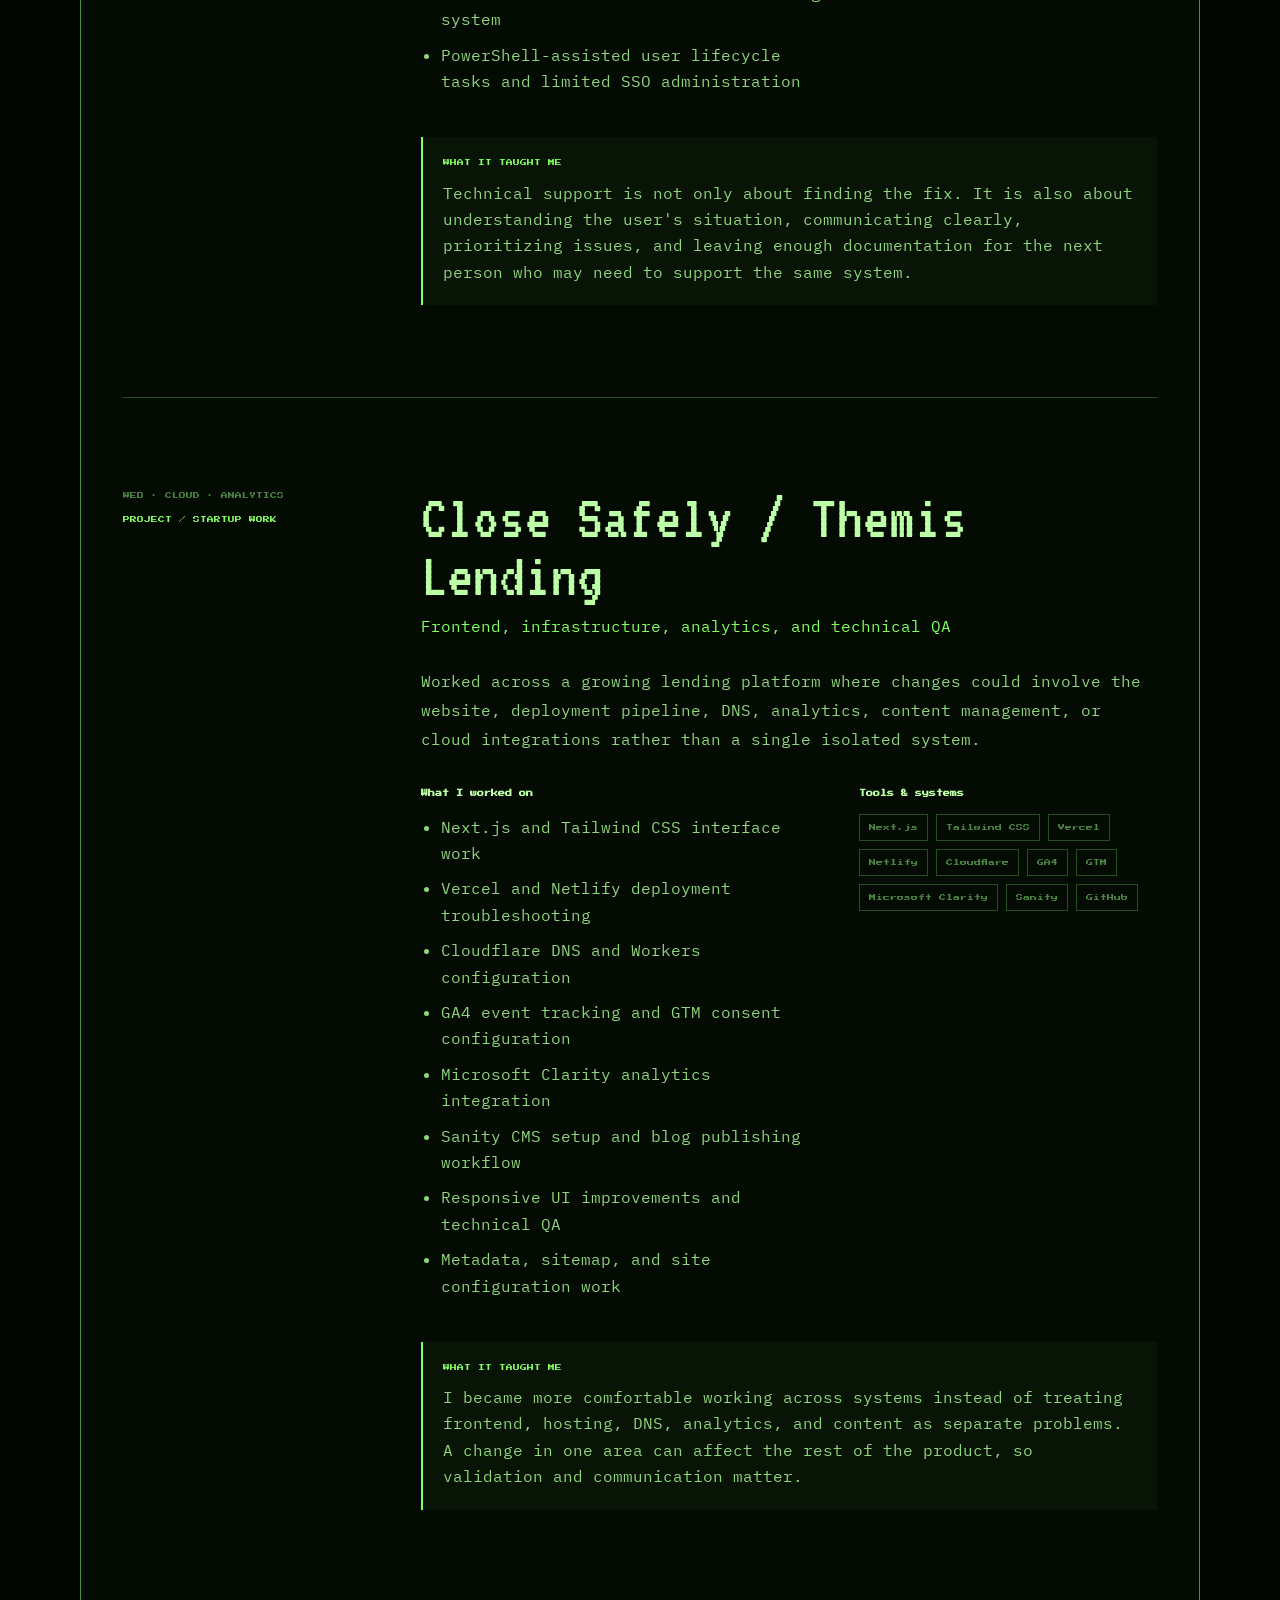
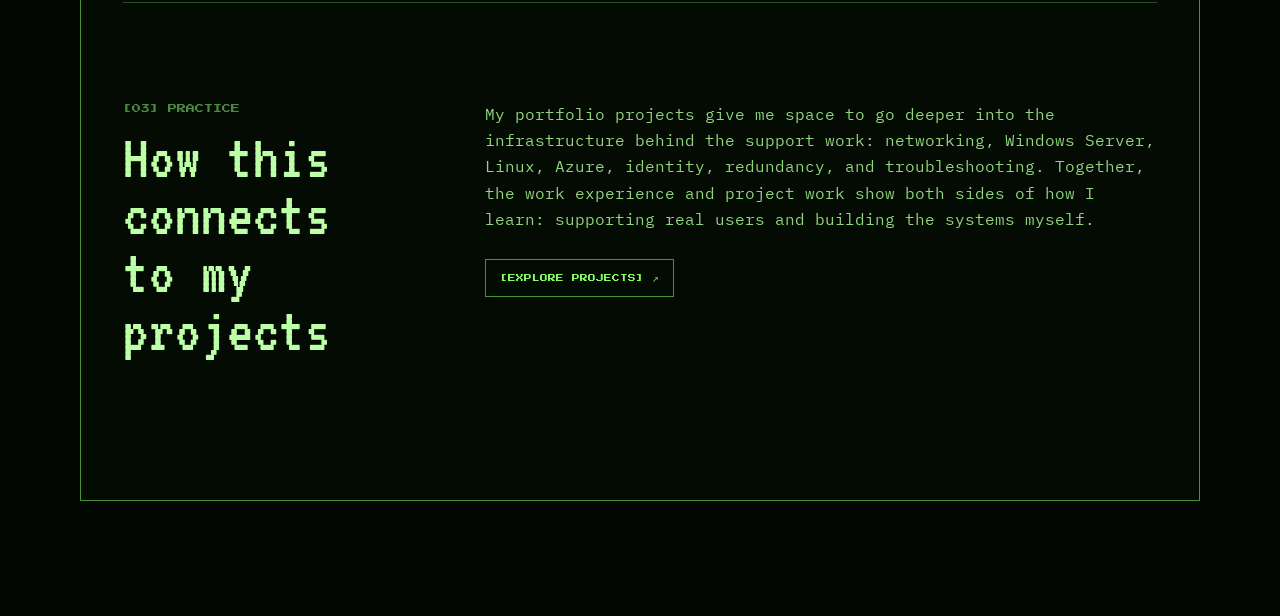
<file: experience.html>
<!DOCTYPE html>
<html lang="en">
<head>
  <meta charset="UTF-8" />
  <meta name="viewport" content="width=device-width, initial-scale=1.0, viewport-fit=cover" />
  <meta name="description" content="Professional and project experience by Sidoney Wallen in IT support, systems administration, cloud, and web infrastructure." />
  <title>Experience | Sidoney Wallen</title>
  <meta name="theme-color" content="#020602" />
  <link rel="preconnect" href="https://fonts.googleapis.com">
  <link rel="preconnect" href="https://fonts.gstatic.com" crossorigin>
  <link href="https://fonts.googleapis.com/css2?family=IBM+Plex+Mono:wght@400;500;600&amp;family=Press+Start+2P&amp;family=VT323&amp;display=swap" rel="stylesheet">
  <link rel="stylesheet" href="styles.css" />
</head>
<body class="page-shell experience-page">
  <a class="skip-link" href="#main-content">Skip to main content</a>
  <header class="site-header">
    <div class="site-identity">
      <a class="home-link" href="index.html" aria-label="Back to home">← Home</a>
      <a class="brand" href="index.html">Sidoney Wallen</a>
    </div>

    <nav class="top-nav" aria-label="Main navigation">
      <a href="about.html">About</a>
      <a href="projects.html">Projects</a>
      <a href="experience.html" aria-current="page">Experience</a>
      <a href="contact.html">Contact</a>
      <a href="resume.html">Resume</a>
    </nav>
  </header>

  <div class="module-statusbar" aria-label="Module status">
    <span>[MODULE: EXPERIENCE]</span>
    <span>PATH: /experience</span>
    <span class="status-ok">STATUS: LOADED</span>
  </div>

  <main id="main-content" class="page-module page-content">
    <div class="page-module-frame">
      <section class="content-hero">
        <p class="page-kicker">03 · Experience</p>
        <h1 class="page-title">Experience</h1>
        <p class="content-lead">
          I’ve supported users in a production Microsoft environment and worked hands-on with the
          accounts, endpoints, documentation, and troubleshooting that keep day-to-day operations moving.
        </p>
        <div class="recruiter-actions" aria-label="Experience quick links">
          <a href="resume.html">[VIEW RESUME]</a>
          <a href="projects.html">[PROJECTS]</a>
          <a href="contact.html">[CONTACT]</a>
        </div>
      </section>

      <section class="experience-timeline">
        <article class="experience-entry">
          <div class="experience-side">
            <p class="experience-kind">IT SUPPORT · SYSTEMS ADMINISTRATION</p>
            <p class="experience-status">CO-OP</p>
            <p class="experience-date">JAN–MAY 2026</p>
          </div>

          <div class="experience-body">
            <div class="experience-heading">
              <div>
                <h2>Junior Systems Administrator</h2>
                <p class="experience-org">Total Credit Recovery</p>
              </div>
            </div>

            <p class="experience-summary">
              Supported users and endpoints in a production environment where account access,
              Microsoft 365, VPN connectivity, MFA, and workstation issues could directly affect
              day-to-day operations.
            </p>

            <div class="experience-columns">
              <div>
                <h3>What I worked on</h3>
                <ul>
                  <li>User onboarding and offboarding, including account creation, disablement, and access checks</li>
                  <li>Active Directory account checks, temporary passwords, password resets, and account unlocks</li>
                  <li>Duo MFA resets and authentication support</li>
                  <li>FortiClient VPN troubleshooting</li>
                  <li>Microsoft 365 administration with basic Exchange Online and SharePoint support</li>
                  <li>Microsoft Intune device setup and endpoint preparation</li>
                  <li>Windows 10 to Windows 11 migrations and PC reimaging</li>
                  <li>Remote troubleshooting and detailed documentation in an internal ticketing system</li>
                  <li>PowerShell-assisted user lifecycle tasks and limited SSO administration</li>
                </ul>
              </div>

              <div>
                <h3>Tools & systems</h3>
                <div class="skill-cloud experience-skills">
                  <span>Active Directory</span>
                  <span>Microsoft 365</span>
                  <span>Exchange Online</span>
                  <span>SharePoint</span>
                  <span>Intune</span>
                  <span>Duo MFA</span>
                  <span>FortiClient</span>
                  <span>PowerShell</span>
                  <span>Windows 10/11</span>
                  <span>ESET</span>
                </div>
              </div>
            </div>

            <div class="experience-takeaway">
              <span>WHAT IT TAUGHT ME</span>
              <p>
                Technical support is not only about finding the fix. It is also about understanding
                the user's situation, communicating clearly, prioritizing issues, and leaving enough
                documentation for the next person who may need to support the same system.
              </p>
            </div>
          </div>
        </article>

        <article class="experience-entry">
          <div class="experience-side">
            <p class="experience-kind">WEB · CLOUD · ANALYTICS</p>
            <p class="experience-status">PROJECT / STARTUP WORK</p>
          </div>

          <div class="experience-body">
            <div class="experience-heading">
              <div>
                <h2>Close Safely / Themis Lending</h2>
                <p class="experience-org">Frontend, infrastructure, analytics, and technical QA</p>
              </div>
            </div>

            <p class="experience-summary">
              Worked across a growing lending platform where changes could involve the website,
              deployment pipeline, DNS, analytics, content management, or cloud integrations rather
              than a single isolated system.
            </p>

            <div class="experience-columns">
              <div>
                <h3>What I worked on</h3>
                <ul>
                  <li>Next.js and Tailwind CSS interface work</li>
                  <li>Vercel and Netlify deployment troubleshooting</li>
                  <li>Cloudflare DNS and Workers configuration</li>
                  <li>GA4 event tracking and GTM consent configuration</li>
                  <li>Microsoft Clarity analytics integration</li>
                  <li>Sanity CMS setup and blog publishing workflow</li>
                  <li>Responsive UI improvements and technical QA</li>
                  <li>Metadata, sitemap, and site configuration work</li>
                </ul>
              </div>

              <div>
                <h3>Tools & systems</h3>
                <div class="skill-cloud experience-skills">
                  <span>Next.js</span>
                  <span>Tailwind CSS</span>
                  <span>Vercel</span>
                  <span>Netlify</span>
                  <span>Cloudflare</span>
                  <span>GA4</span>
                  <span>GTM</span>
                  <span>Microsoft Clarity</span>
                  <span>Sanity</span>
                  <span>GitHub</span>
                </div>
              </div>
            </div>

            <div class="experience-takeaway">
              <span>WHAT IT TAUGHT ME</span>
              <p>
                I became more comfortable working across systems instead of treating frontend,
                hosting, DNS, analytics, and content as separate problems. A change in one area can
                affect the rest of the product, so validation and communication matter.
              </p>
            </div>
          </div>
        </article>
      </section>

      <section class="content-section content-section-last">
        <div class="content-section-heading">
          <p class="section-index">[03] PRACTICE</p>
          <h2>How this connects to my projects</h2>
        </div>
        <div class="content-copy">
          <p>
            My portfolio projects give me space to go deeper into the infrastructure behind the
            support work: networking, Windows Server, Linux, Azure, identity, redundancy, and
            troubleshooting. Together, the work experience and project work show both sides of how
            I learn: supporting real users and building the systems myself.
          </p>
          <a class="content-cta" href="projects.html">[EXPLORE PROJECTS] ↗</a>
        </div>
      </section>
    </div>
  </main>

  <script src="script.js"></script>
</body>
</html>
</file>
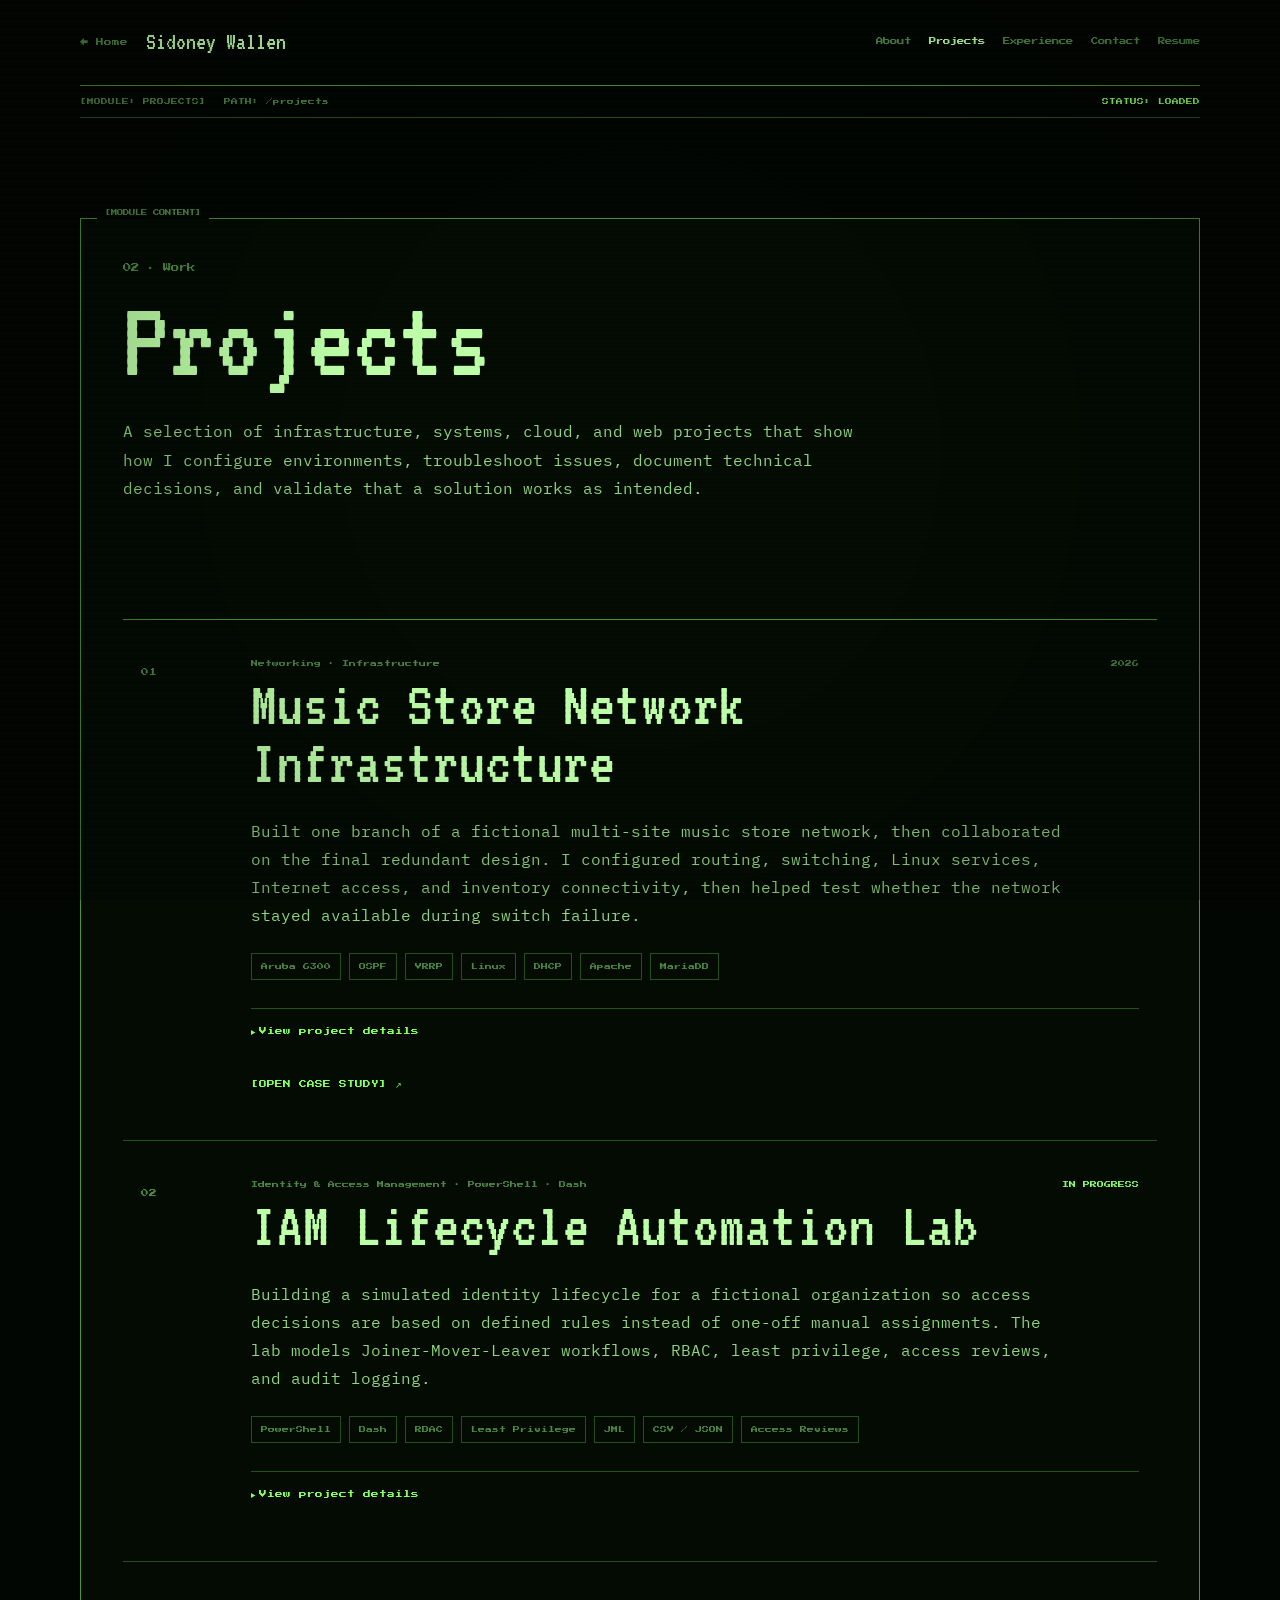
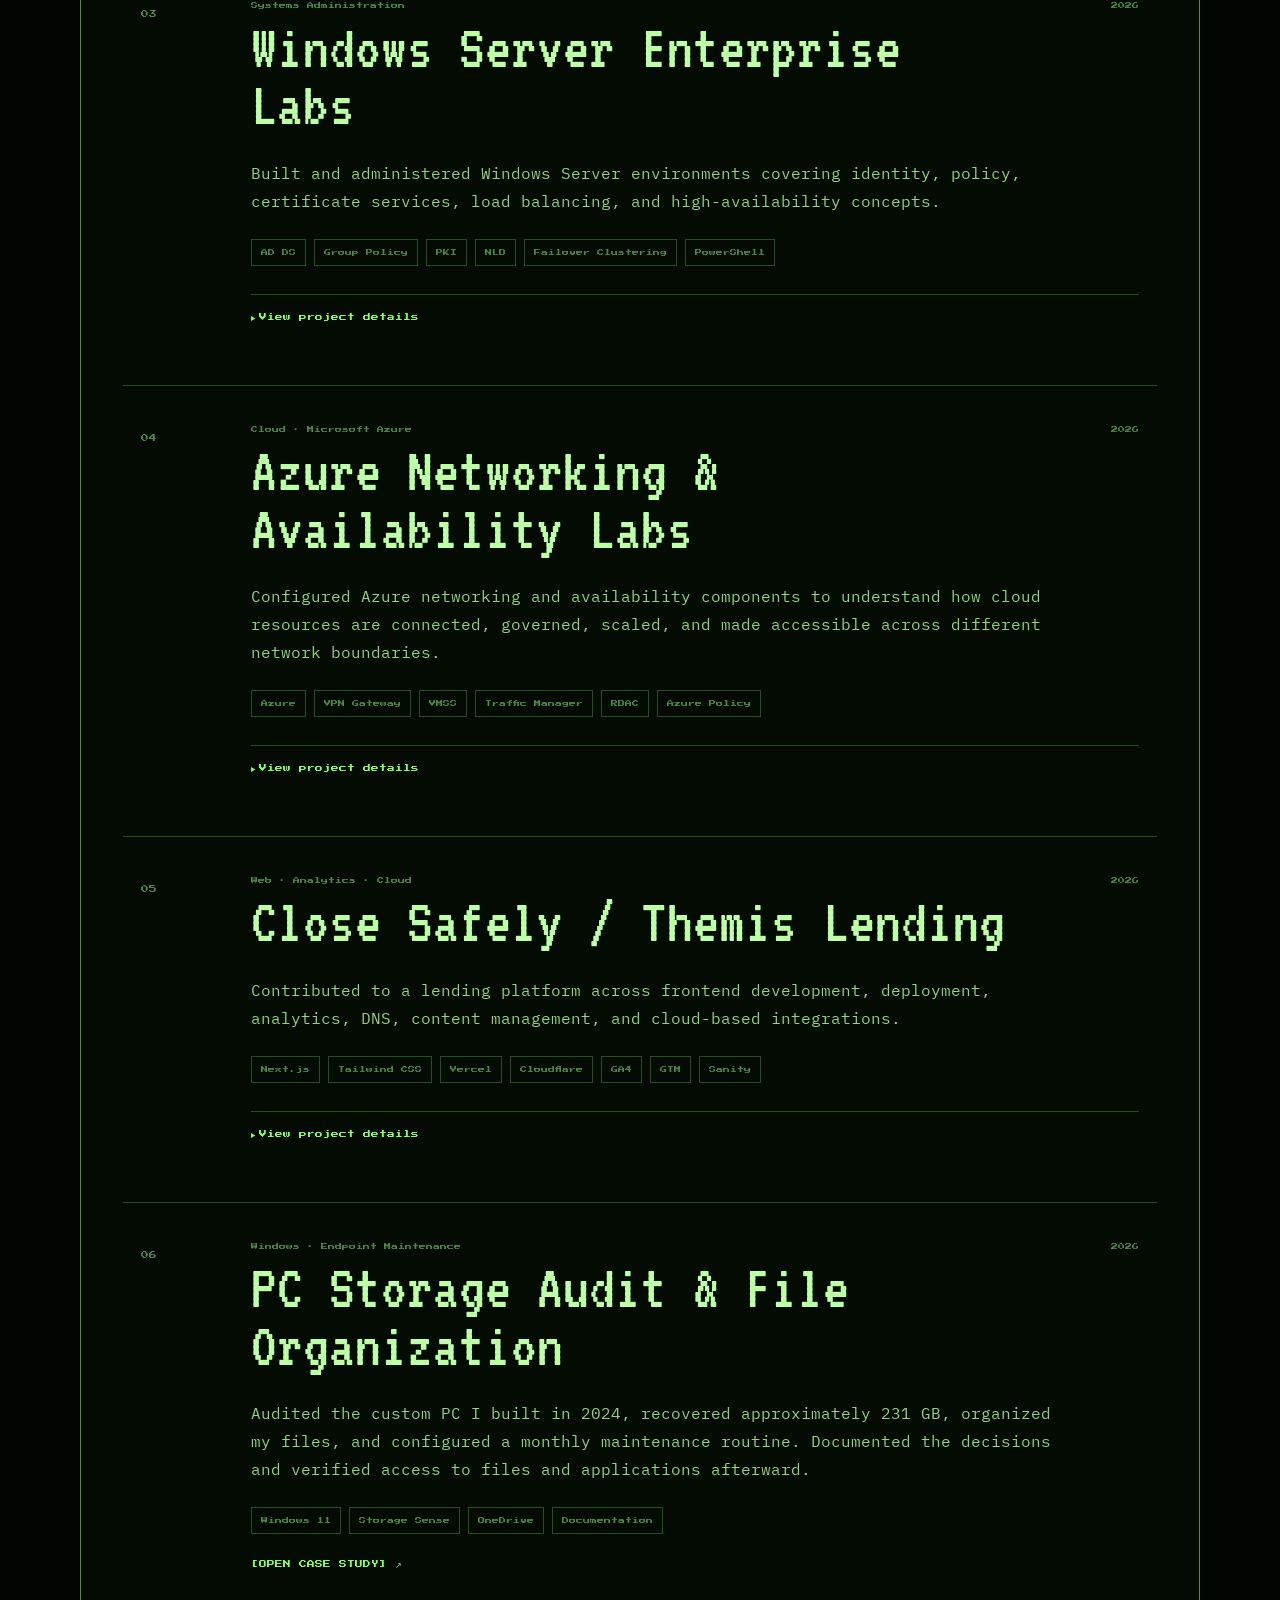
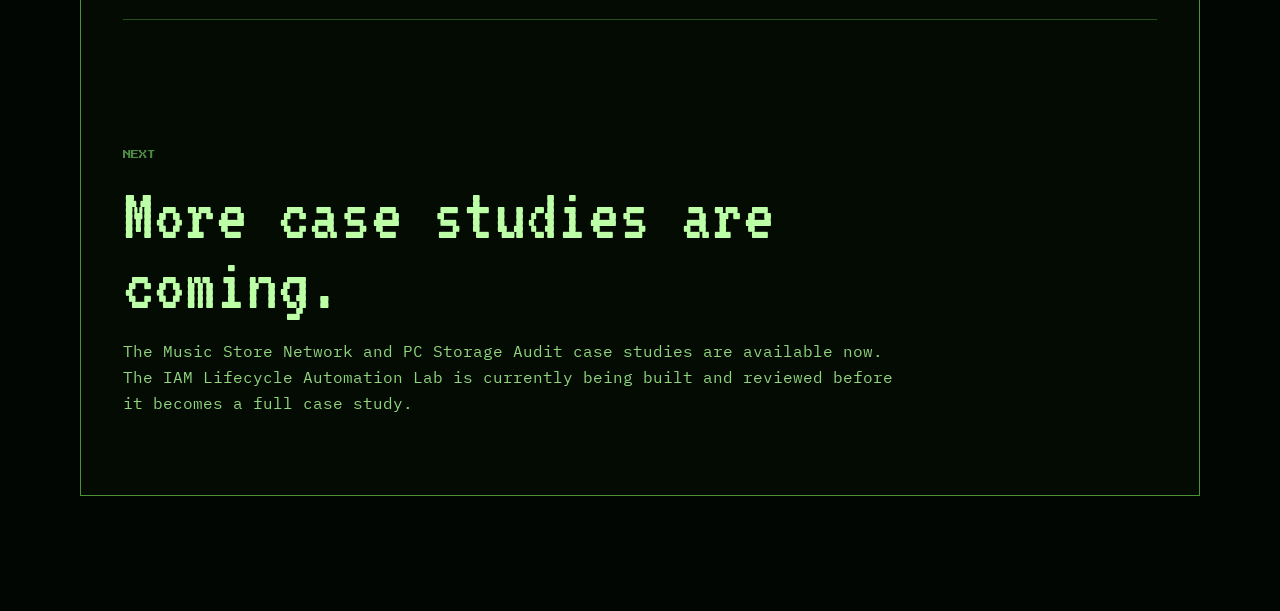
<file: projects.html>
<!DOCTYPE html>
<html lang="en">
<head>
  <meta charset="UTF-8" />
  <meta name="viewport" content="width=device-width, initial-scale=1.0, viewport-fit=cover" />
  <meta name="description" content="Technical projects by Sidoney Wallen." />
  <title>Projects | Sidoney Wallen</title>
  <meta name="theme-color" content="#020602" />
  <link rel="preconnect" href="https://fonts.googleapis.com">
  <link rel="preconnect" href="https://fonts.gstatic.com" crossorigin>
  <link href="https://fonts.googleapis.com/css2?family=IBM+Plex+Mono:wght@400;500;600&amp;family=Press+Start+2P&amp;family=VT323&amp;display=swap" rel="stylesheet">
  <link rel="stylesheet" href="styles.css" />
</head>

<body class="page-shell projects-page">
  <a class="skip-link" href="#main-content">Skip to main content</a>
  <header class="site-header">
    <div class="site-identity">
      <a class="home-link" href="index.html" aria-label="Back to home">← Home</a>
      <a class="brand" href="index.html">Sidoney Wallen</a>
    </div>

    <nav class="top-nav" aria-label="Main navigation">
      <a href="about.html">About</a>
      <a href="projects.html" aria-current="page">Projects</a>
      <a href="experience.html">Experience</a>
      <a href="contact.html">Contact</a>
      <a href="resume.html">Resume</a>
    </nav>
  </header>

  <div class="module-statusbar" aria-label="Module status">
    <span>[MODULE: PROJECTS]</span>
    <span>PATH: /projects</span>
    <span class="status-ok">STATUS: LOADED</span>
  </div>

  <main id="main-content" class="page-module page-content projects-content">
    <div class="page-module-frame">
    <section class="projects-hero">
      <p class="page-kicker">02 · Work</p>
      <h1 class="page-title">Projects</h1>
      <p class="lead">
        A selection of infrastructure, systems, cloud, and web projects that show how
        I configure environments, troubleshoot issues, document technical decisions,
        and validate that a solution works as intended.
      </p>
    </section>

    <section class="project-index" aria-label="Project list">
      <article class="project-index-item">
        <div class="project-index-number">01</div>

        <div class="project-index-content">
          <div class="project-index-heading">
            <div>
              <p class="project-type">Networking · Infrastructure</p>
              <h2>Music Store Network Infrastructure</h2>
            </div>
            <span class="project-year">2026</span>
          </div>

          <p class="project-summary">
            Built one branch of a fictional multi-site music store network, then collaborated on the final
            redundant design. I configured routing, switching, Linux services, Internet access, and
            inventory connectivity, then helped test whether the network stayed available during switch failure.
          </p>

          <div class="project-tags" aria-label="Technologies used">
            <span>Aruba 6300</span>
            <span>OSPF</span>
            <span>VRRP</span>
            <span>Linux</span>
            <span>DHCP</span>
            <span>Apache</span>
            <span>MariaDB</span>
          </div>

          <details class="project-details">
            <summary>View project details</summary>
            <div class="project-details-grid">
              <div>
                <h3>Focus</h3>
                <p>
                  Reliable branch connectivity, redundant gateways, routing, service availability,
                  and proving the design worked through end-to-end testing.
                </p>
              </div>
              <div>
                <h3>What I worked on</h3>
                <p>
                  VLANs, OSPF, VRRP failover, Linux routing and nftables/NAT, DHCP,
                  Apache/PHP, MariaDB, and troubleshooting the full path between client,
                  server, branch infrastructure, other networks, and the Internet.
                </p>
              </div>
            </div>
          </details>

          <a class="project-case-link" href="projects/music-store-network/">[OPEN CASE STUDY] ↗</a>
        </div>
      </article>

      <article class="project-index-item" id="iam-automation">
        <div class="project-index-number">02</div>
        <div class="project-index-content">
          <div class="project-index-heading">
            <div>
              <p class="project-type">Identity &amp; Access Management · PowerShell · Bash</p>
              <h2>IAM Lifecycle Automation Lab</h2>
            </div>
            <span class="project-year project-status">IN PROGRESS</span>
          </div>
          <p class="project-summary">
            Building a simulated identity lifecycle for a fictional organization so access decisions
            are based on defined rules instead of one-off manual assignments. The lab models
            Joiner-Mover-Leaver workflows, RBAC, least privilege, access reviews, and audit logging.
          </p>
          <div class="project-tags" aria-label="Technologies and concepts used">
            <span>PowerShell</span><span>Bash</span><span>RBAC</span><span>Least Privilege</span>
            <span>JML</span><span>CSV / JSON</span><span>Access Reviews</span>
          </div>
          <details class="project-details">
            <summary>View project details</summary>
            <div class="project-details-grid">
              <div>
                <h3>Problem</h3>
                <p>Manual access assignment is inconsistent and makes it easier for users to keep permissions they no longer need. The project asks: based on a user's identity, department, role, and status, what access should they have?</p>
              </div>
              <div>
                <h3>What I’m building</h3>
                <p>HR-style CSV inputs feed a role-based policy that calculates expected groups, updates lifecycle state, flags excess managed access, and records changes for review. I’m implementing the workflow in PowerShell and Bash so I can compare how the same IAM logic maps across different administration environments.</p>
              </div>
            </div>
          </details>
        </div>
      </article>



      <article class="project-index-item">
        <div class="project-index-number">03</div>

        <div class="project-index-content">
          <div class="project-index-heading">
            <div>
              <p class="project-type">Systems Administration</p>
              <h2>Windows Server Enterprise Labs</h2>
            </div>
            <span class="project-year">2026</span>
          </div>

          <p class="project-summary">
            Built and administered Windows Server environments covering identity,
            policy, certificate services, load balancing, and high-availability concepts.
          </p>

          <div class="project-tags" aria-label="Technologies used">
            <span>AD DS</span>
            <span>Group Policy</span>
            <span>PKI</span>
            <span>NLB</span>
            <span>Failover Clustering</span>
            <span>PowerShell</span>
          </div>

          <details class="project-details">
            <summary>View project details</summary>
            <div class="project-details-grid">
              <div>
                <h3>Focus</h3>
                <p>
                  Enterprise identity services, centralized policy management,
                  certificate infrastructure, and service resiliency.
                </p>
              </div>
              <div>
                <h3>What I worked on</h3>
                <p>
                  Active Directory administration, Group Policy configuration,
                  certificate authority and PKI concepts, Network Load Balancing,
                  failover clustering, and Windows Server troubleshooting.
                </p>
              </div>
            </div>
          </details>
        </div>
      </article>

      <article class="project-index-item">
        <div class="project-index-number">04</div>

        <div class="project-index-content">
          <div class="project-index-heading">
            <div>
              <p class="project-type">Cloud · Microsoft Azure</p>
              <h2>Azure Networking &amp; Availability Labs</h2>
            </div>
            <span class="project-year">2026</span>
          </div>

          <p class="project-summary">
            Configured Azure networking and availability components to understand
            how cloud resources are connected, governed, scaled, and made accessible
            across different network boundaries.
          </p>

          <div class="project-tags" aria-label="Technologies used">
            <span>Azure</span>
            <span>VPN Gateway</span>
            <span>VMSS</span>
            <span>Traffic Manager</span>
            <span>RBAC</span>
            <span>Azure Policy</span>
          </div>

          <details class="project-details">
            <summary>View project details</summary>
            <div class="project-details-grid">
              <div>
                <h3>Focus</h3>
                <p>
                  Cloud networking, remote connectivity, scalability, traffic
                  distribution, governance, and access control.
                </p>
              </div>
              <div>
                <h3>What I worked on</h3>
                <p>
                  VPN Gateway configuration, Virtual Machine Scale Sets,
                  Traffic Manager, Azure Policy, RBAC, regional resource planning,
                  and cloud networking fundamentals.
                </p>
              </div>
            </div>
          </details>
        </div>
      </article>

      <article class="project-index-item">
        <div class="project-index-number">05</div>

        <div class="project-index-content">
          <div class="project-index-heading">
            <div>
              <p class="project-type">Web · Analytics · Cloud</p>
              <h2>Close Safely / Themis Lending</h2>
            </div>
            <span class="project-year">2026</span>
          </div>

          <p class="project-summary">
            Contributed to a lending platform across frontend development,
            deployment, analytics, DNS, content management, and cloud-based integrations.
          </p>

          <div class="project-tags" aria-label="Technologies used">
            <span>Next.js</span>
            <span>Tailwind CSS</span>
            <span>Vercel</span>
            <span>Cloudflare</span>
            <span>GA4</span>
            <span>GTM</span>
            <span>Sanity</span>
          </div>

          <details class="project-details">
            <summary>View project details</summary>
            <div class="project-details-grid">
              <div>
                <h3>Focus</h3>
                <p>
                  Production web delivery, analytics instrumentation,
                  deployment workflows, content management, and user-facing product work.
                </p>
              </div>
              <div>
                <h3>What I worked on</h3>
                <p>
                  Responsive UI development, deployment troubleshooting,
                  Cloudflare DNS and Workers, GA4 event tracking, GTM consent configuration,
                  Microsoft Clarity, Sanity CMS, metadata, and technical QA.
                </p>
              </div>
            </div>
          </details>
        </div>
      </article>
<article class="project-index-item" id="pc-storage-audit"><div class="project-index-number">06</div><div class="project-index-content"><div class="project-index-heading"><div><p class="project-type">Windows · Endpoint Maintenance</p><h2>PC Storage Audit &amp; File Organization</h2></div><span class="project-year">2026</span></div><p class="project-summary">Audited the custom PC I built in 2024, recovered approximately 231 GB, organized my files, and configured a monthly maintenance routine. Documented the decisions and verified access to files and applications afterward.</p><div class="project-tags"><span>Windows 11</span><span>Storage Sense</span><span>OneDrive</span><span>Documentation</span></div><a class="project-case-link" href="projects/pc-storage-audit/">[OPEN CASE STUDY] ↗</a></div></article>
    </section>

    <section class="projects-next">
      <p class="page-kicker">NEXT</p>
      <h2>More case studies are coming.</h2>
      <p>
        The Music Store Network and PC Storage Audit case studies are available now. The IAM Lifecycle Automation Lab is
        currently being built and reviewed before it becomes a full case study.
      </p>
    </section>
    </div>
  </main>

  <script src="script.js"></script>
</body>
</html>
</file>
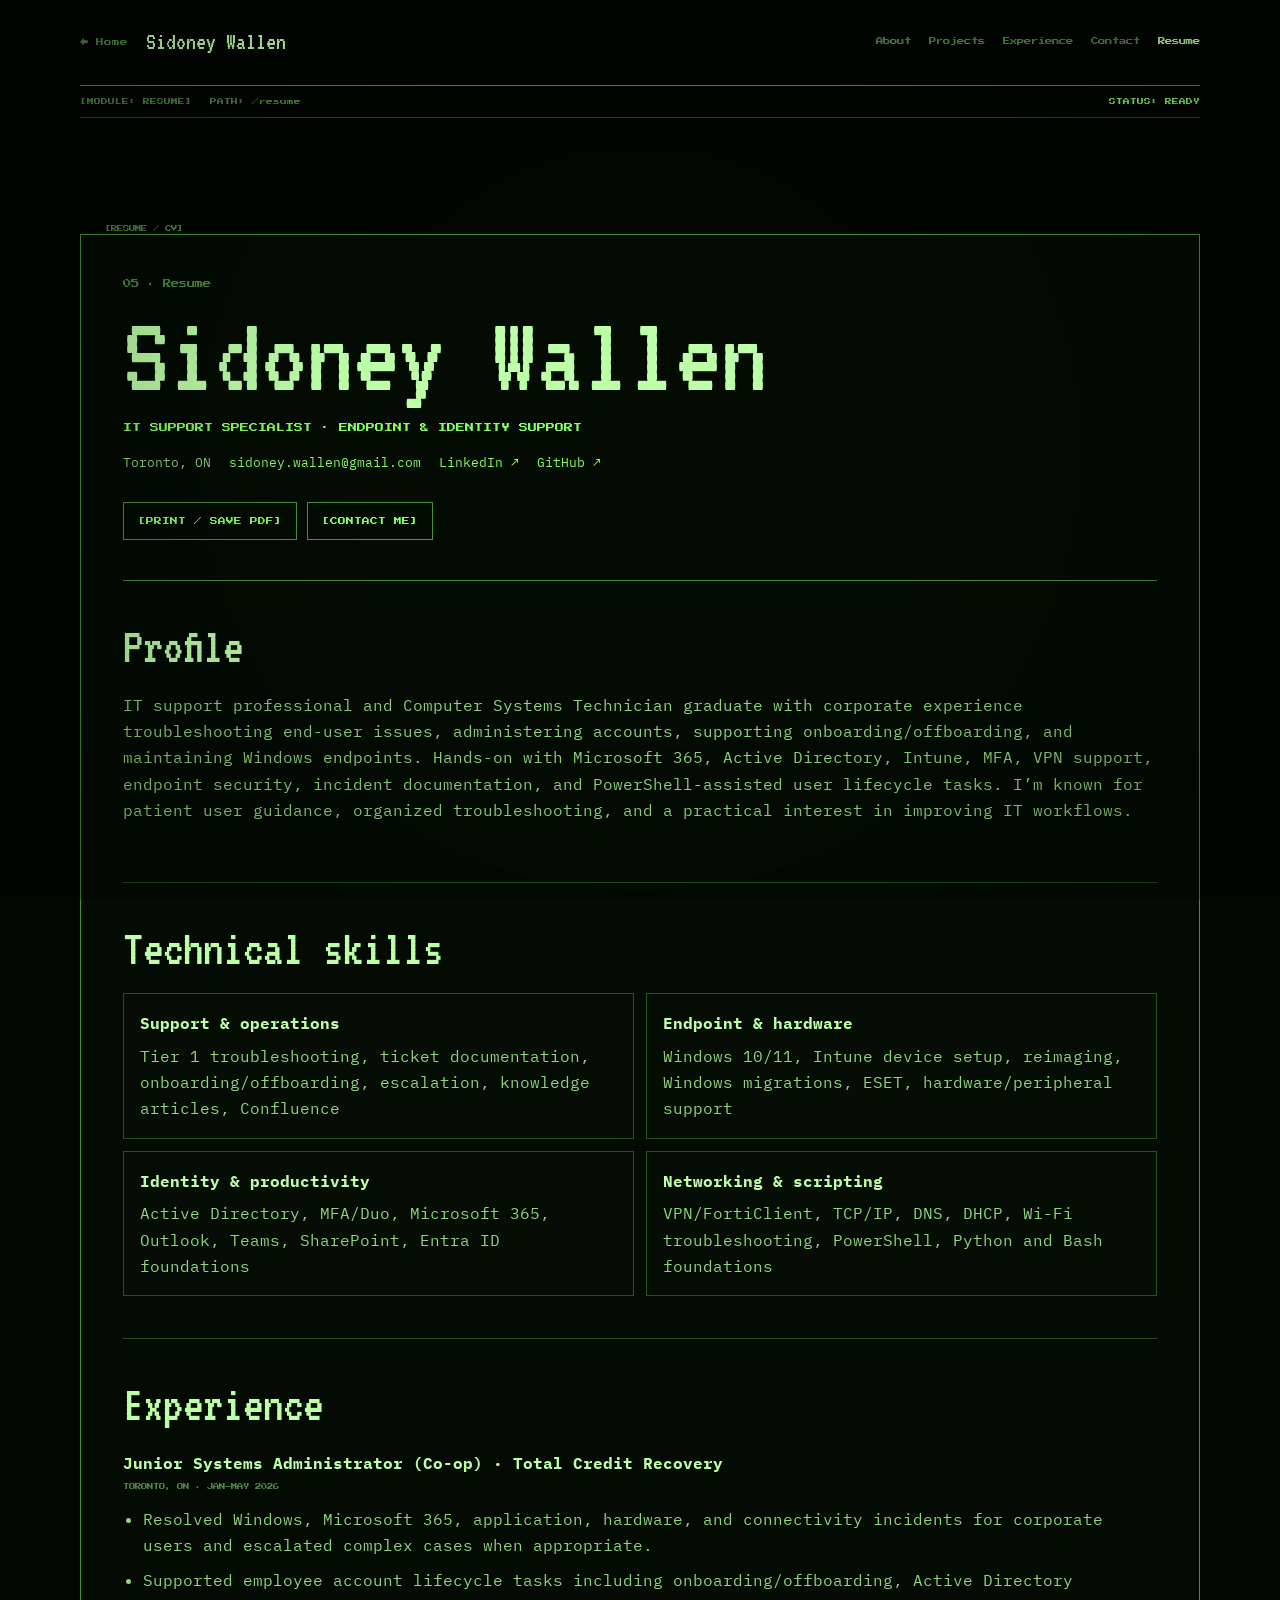
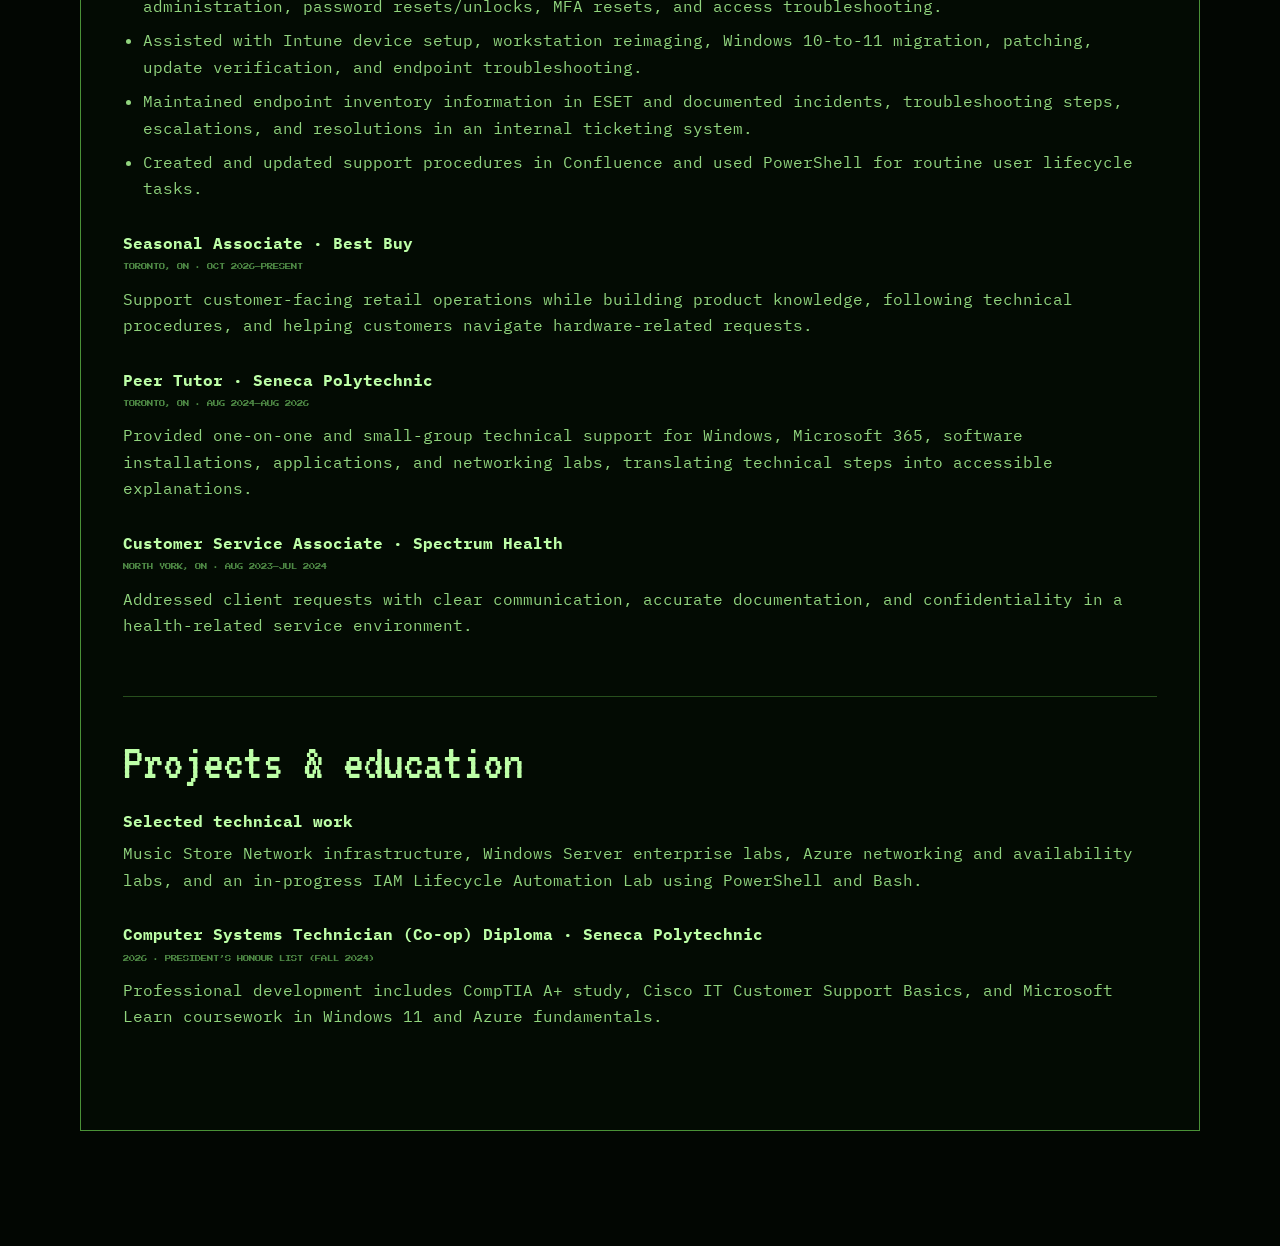
<file: resume.html>
<!DOCTYPE html>
<html lang="en">
<head>
  <meta charset="UTF-8" />
  <meta name="viewport" content="width=device-width, initial-scale=1.0, viewport-fit=cover" />
  <meta name="description" content="Resume for Sidoney Wallen, IT Support Specialist and Computer Systems Technician graduate." />
  <title>Resume | Sidoney Wallen</title>

  <meta name="theme-color" content="#020602" />
  <link rel="preconnect" href="https://fonts.googleapis.com">
  <link rel="preconnect" href="https://fonts.gstatic.com" crossorigin>
  <link href="https://fonts.googleapis.com/css2?family=IBM+Plex+Mono:wght@400;500;600&amp;family=Press+Start+2P&amp;family=VT323&amp;display=swap" rel="stylesheet">
  <link rel="stylesheet" href="styles.css" />
</head>
<body class="page-shell resume-page">
  <a class="skip-link" href="#main-content">Skip to main content</a>
  <header class="site-header">
    <div class="site-identity">
      <a class="home-link" href="index.html" aria-label="Back to home">← Home</a>
      <a class="brand" href="index.html">Sidoney Wallen</a>
    </div>
    <nav class="top-nav" aria-label="Main navigation">
      <a href="about.html">About</a>
      <a href="projects.html">Projects</a>
      <a href="experience.html">Experience</a>
      <a href="contact.html">Contact</a>
      <a href="resume.html" aria-current="page">Resume</a>
    </nav>
  </header>

  <div class="module-statusbar" aria-label="Module status">
    <span>[MODULE: RESUME]</span>
    <span>PATH: /resume</span>
    <span class="status-ok">STATUS: READY</span>
  </div>

  <main id="main-content" class="page-module page-content">
    <div class="page-module-frame">
      <section class="resume-hero">
        <p class="page-kicker">05 · Resume</p>
        <h1 class="page-title">Sidoney Wallen</h1>
        <p class="resume-role">IT SUPPORT SPECIALIST · ENDPOINT &amp; IDENTITY SUPPORT</p>
        <p class="resume-contactline">
          <span>Toronto, ON</span>
          <a href="mailto:sidoney.wallen@gmail.com">sidoney.wallen@gmail.com</a>
          <a href="https://ca.linkedin.com/in/sidoney-wallen-956933263" target="_blank" rel="noopener noreferrer">LinkedIn ↗</a>
          <a href="https://github.com/swallen16" target="_blank" rel="noopener noreferrer">GitHub ↗</a>
        </p>
        <div class="resume-actions">
          <button class="content-cta resume-print-button" type="button" onclick="window.print()">[PRINT / SAVE PDF]</button>
          <a class="content-cta" href="contact.html">[CONTACT ME]</a>
        </div>
      </section>

      <section class="resume-section">
        <h2>Profile</h2>
        <p>
          IT support professional and Computer Systems Technician graduate with corporate experience
          troubleshooting end-user issues, administering accounts, supporting onboarding/offboarding,
          and maintaining Windows endpoints. Hands-on with Microsoft 365, Active Directory, Intune,
          MFA, VPN support, endpoint security, incident documentation, and PowerShell-assisted user
          lifecycle tasks. I’m known for patient user guidance, organized troubleshooting, and a
          practical interest in improving IT workflows.
        </p>
      </section>

      <section class="resume-section">
        <h2>Technical skills</h2>
        <div class="resume-skill-grid">
          <div><strong>Support &amp; operations</strong>Tier 1 troubleshooting, ticket documentation, onboarding/offboarding, escalation, knowledge articles, Confluence</div>
          <div><strong>Endpoint &amp; hardware</strong>Windows 10/11, Intune device setup, reimaging, Windows migrations, ESET, hardware/peripheral support</div>
          <div><strong>Identity &amp; productivity</strong>Active Directory, MFA/Duo, Microsoft 365, Outlook, Teams, SharePoint, Entra ID foundations</div>
          <div><strong>Networking &amp; scripting</strong>VPN/FortiClient, TCP/IP, DNS, DHCP, Wi-Fi troubleshooting, PowerShell, Python and Bash foundations</div>
        </div>
      </section>

      <section class="resume-section">
        <h2>Experience</h2>

        <article class="resume-item">
          <h3>Junior Systems Administrator (Co-op) · Total Credit Recovery</h3>
          <p class="resume-meta">TORONTO, ON · JAN–MAY 2026</p>
          <ul>
            <li>Resolved Windows, Microsoft 365, application, hardware, and connectivity incidents for corporate users and escalated complex cases when appropriate.</li>
            <li>Supported employee account lifecycle tasks including onboarding/offboarding, Active Directory administration, password resets/unlocks, MFA resets, and access troubleshooting.</li>
            <li>Assisted with Intune device setup, workstation reimaging, Windows 10-to-11 migration, patching, update verification, and endpoint troubleshooting.</li>
            <li>Maintained endpoint inventory information in ESET and documented incidents, troubleshooting steps, escalations, and resolutions in an internal ticketing system.</li>
            <li>Created and updated support procedures in Confluence and used PowerShell for routine user lifecycle tasks.</li>
          </ul>
        </article>

        <article class="resume-item">
          <h3>Seasonal Associate · Best Buy</h3>
          <p class="resume-meta">TORONTO, ON · OCT 2026–PRESENT</p>
          <p>Support customer-facing retail operations while building product knowledge, following technical procedures, and helping customers navigate hardware-related requests.</p>
        </article>

        <article class="resume-item">
          <h3>Peer Tutor · Seneca Polytechnic</h3>
          <p class="resume-meta">TORONTO, ON · AUG 2024–AUG 2026</p>
          <p>Provided one-on-one and small-group technical support for Windows, Microsoft 365, software installations, applications, and networking labs, translating technical steps into accessible explanations.</p>
        </article>

        <article class="resume-item">
          <h3>Customer Service Associate · Spectrum Health</h3>
          <p class="resume-meta">NORTH YORK, ON · AUG 2023–JUL 2024</p>
          <p>Addressed client requests with clear communication, accurate documentation, and confidentiality in a health-related service environment.</p>
        </article>
      </section>

      <section class="resume-section">
        <h2>Projects &amp; education</h2>
        <article class="resume-item">
          <h3>Selected technical work</h3>
          <p>Music Store Network infrastructure, Windows Server enterprise labs, Azure networking and availability labs, and an in-progress IAM Lifecycle Automation Lab using PowerShell and Bash.</p>
        </article>
        <article class="resume-item">
          <h3>Computer Systems Technician (Co-op) Diploma · Seneca Polytechnic</h3>
          <p class="resume-meta">2026 · PRESIDENT’S HONOUR LIST (FALL 2024)</p>
          <p>Professional development includes CompTIA A+ study, Cisco IT Customer Support Basics, and Microsoft Learn coursework in Windows 11 and Azure fundamentals.</p>
        </article>
      </section>
    </div>
  </main>
  <script src="script.js"></script>
</body>
</html>
</file>
<file: styles.css>
:root {
  --bg: #020602;
  --bg-soft: #050b05;
  --panel: #071107;
  --panel-2: #0a160a;
  --green: #86ff63;
  --green-bright: #bdffa7;
  --green-soft: #91d57e;
  --green-dim: #4d8844;
  --line: rgba(134, 255, 99, 0.28);
  --line-strong: rgba(134, 255, 99, 0.55);
  --glow: rgba(134, 255, 99, 0.14);
  --max-width: 1120px;
  --landing-y: 0px;
  --landing-progress: 0;
  --font-ui: "Press Start 2P", monospace;
  --font-display: "VT323", monospace;
  --font-body: "IBM Plex Mono", monospace;
}

* { box-sizing: border-box; }

html {
  scroll-behavior: smooth;
  background: var(--bg);
  max-width: 100%;
  overflow-x: hidden;
}

body {
  margin: 0;
  max-width: 100%;
  overflow-x: hidden;
  color: var(--green-soft);
  background: var(--bg);
  font-family: var(--font-body);
  line-height: 1.65;
}

body::before,
body::after {
  content: "";
  position: fixed;
  inset: 0;
  pointer-events: none;
  z-index: 9999;
}

body::before {
  background: radial-gradient(circle at center, transparent 38%, rgba(0, 0, 0, 0.48) 100%);
  opacity: .65;
}

body::after {
  background: repeating-linear-gradient(
    to bottom,
    rgba(255,255,255,.022) 0,
    rgba(255,255,255,.022) 1px,
    transparent 1px,
    transparent 4px
  );
  opacity: .42;
}

a { color: inherit; }
button, a { -webkit-tap-highlight-color: transparent; }
h1, h2, h3, p { margin-top: 0; }
::selection { color: var(--bg); background: var(--green); }

/* BOOT SCREEN */

.home-page { overflow-x: hidden; }
.home-shell { position: relative; }

.landing {
  position: relative;
  z-index: 20;
  min-height: 100svh;
  min-height: 100dvh;
  display: grid;
  place-items: center;
  overflow: hidden;
  background: var(--bg);
}

.landing-inner {
  width: min(calc(100% - 40px), 1180px);
  min-height: 100svh;
  min-height: 100dvh;
  display: flex;
  align-items: center;
  padding: max(24px, env(safe-area-inset-top)) 0 max(24px, env(safe-area-inset-bottom));
}

.terminal-frame {
  position: relative;
  width: 100%;
  min-height: calc(100svh - 48px);
  min-height: calc(100dvh - 48px);
  display: flex;
  flex-direction: column;
  gap: clamp(22px, 3vh, 34px);
  padding: clamp(24px, 4vw, 48px);
  border: 1px solid var(--line-strong);
  background: linear-gradient(rgba(134,255,99,.025), rgba(134,255,99,.025)), var(--panel);
  box-shadow: inset 0 0 0 1px rgba(134,255,99,.05), 0 0 26px var(--glow);
}

.terminal-frame::before,
.terminal-frame::after {
  content: "";
  position: absolute;
  width: 18px;
  height: 18px;
}

.terminal-frame::before {
  top: 8px;
  left: 8px;
  border-top: 1px solid var(--green);
  border-left: 1px solid var(--green);
}

.terminal-frame::after {
  right: 8px;
  bottom: 8px;
  border-right: 1px solid var(--green);
  border-bottom: 1px solid var(--green);
}

.terminal-topline,
.terminal-version,
.terminal-prompt,
.terminal-footer,
.section-index,
.nav-status,
.page-kicker,
.project-type,
.project-year,
.home-link,
.top-nav a,
.project-index-number {
  font-family: var(--font-ui);
}

.terminal-topline {
  display: flex;
  justify-content: space-between;
  gap: 20px;
  color: var(--green);
  font-family: var(--font-ui);
  font-size: clamp(.52rem, 1vw, .66rem);
  line-height: 1.8;
}

.boot-sequence {
  margin-top: auto;
  color: var(--green-soft);
  font-size: clamp(.78rem, 1.35vw, 1rem);
}

.boot-sequence p { margin-bottom: 8px; }

.boot-line {
  opacity: 0;
  animation: bootIn .16s steps(2,end) forwards;
}

.boot-1 { animation-delay: .08s; }
.boot-2 { animation-delay: .34s; }
.boot-3 { animation-delay: .62s; }
.boot-4 { animation-delay: .92s; }
.boot-5 { animation-delay: 1.18s; }

@keyframes bootIn {
  0% {
    opacity: 0;
    transform: translateX(-3px);
    filter: brightness(1.8);
  }
  55% {
    opacity: 1;
    transform: translateX(1px);
    filter: brightness(1.35);
  }
  100% {
    opacity: 1;
    transform: translateX(0);
    filter: brightness(1);
  }
}

.terminal-title h1 {
  margin: 0;
  color: var(--green-bright);
  font-family: var(--font-display);
  font-size: clamp(4rem, 10vw, 8.5rem);
  font-weight: 400;
  line-height: .82;
  letter-spacing: .01em;
  text-shadow: 0 0 12px rgba(134,255,99,.16);
}

.terminal-title p {
  margin: 12px 0 0;
  color: var(--green);
  font-family: var(--font-ui);
  font-size: clamp(.62rem, 1.3vw, .86rem);
  line-height: 1.7;
}

.terminal-menu {
  margin-top: auto;
}

.terminal-prompt {
  margin-bottom: 14px;
  color: var(--green-bright);
  font-size: clamp(.58rem, 1.1vw, .72rem);
}

.terminal-cursor {
  display: inline-block;
  margin-left: 5px;
  animation: blink 1s steps(1,end) infinite;
}

@keyframes blink { 50% { opacity: 0; } }


.terminal-command {
  display: grid;
  grid-template-columns: auto minmax(80px, 150px) auto auto;
  align-items: center;
  gap: 8px;
  width: fit-content;
  min-width: min(100%, 360px);
  margin-bottom: 8px;
  padding: 8px 10px;
  border: 1px solid var(--line-strong);
  background: rgba(134,255,99,.025);
}

.terminal-command:focus-within {
  border-color: var(--green);
  box-shadow: 0 0 14px var(--glow);
}

.terminal-command-label,
.terminal-command-input,
.terminal-enter {
  font-family: var(--font-ui);
  font-size: clamp(.54rem, 1vw, .68rem);
  line-height: 1.7;
}

.terminal-command-label {
  color: var(--green-bright);
}

.terminal-command-input {
  min-width: 0;
  padding: 0;
  color: var(--green-bright);
  background: transparent;
  border: 0;
  outline: 0;
  caret-color: transparent;
  font: inherit;
}

.terminal-command-input::selection {
  color: var(--bg);
  background: var(--green);
}

.command-cursor {
  margin-left: -6px;
  color: var(--green-bright);
}

.terminal-enter {
  padding: 5px 7px;
  color: var(--green-dim);
  background: transparent;
  border: 0;
  cursor: pointer;
}

.terminal-enter:hover,
.terminal-enter:focus-visible {
  color: var(--green-bright);
  outline: 1px solid var(--line-strong);
}

.terminal-feedback {
  min-height: 1.5em;
  margin: 0 0 12px;
  color: var(--green-dim);
  font-family: var(--font-ui);
  font-size: clamp(.45rem, .85vw, .55rem);
  line-height: 1.7;
}

.terminal-feedback.is-error {
  color: var(--green-bright);
  animation: errorFlash .16s steps(2,end) 2;
}

@keyframes errorFlash {
  50% {
    color: var(--bg);
    background: var(--green);
  }
}

.terminal-options {
  display: grid;
  border-top: 1px solid var(--line-strong);
}

.terminal-options a {
  display: grid;
  grid-template-columns: 82px 1fr;
  gap: 18px;
  align-items: center;
  padding: 14px 16px;
  border-bottom: 1px solid var(--line);
  color: var(--green-soft);
  font-family: var(--font-ui);
  font-size: clamp(.54rem, 1vw, .68rem);
  line-height: 1.7;
  text-decoration: none;
}

.terminal-options a:hover,
.terminal-options a:focus-visible {
  color: var(--bg);
  background: var(--green);
  outline: none;
  box-shadow: 0 0 16px var(--glow);
}

.terminal-options a span { color: inherit; }

.terminal-footer {
  display: flex;
  justify-content: space-between;
  gap: 20px;
  color: var(--green-dim);
  font-size: clamp(.48rem, .9vw, .58rem);
  line-height: 1.7;
}

.landing-spacer {
  display: none;
}

/* GUIDED HOME */

.story {
  position: relative;
  z-index: 5;
  background: var(--bg);
}

.story-nav {
  position: sticky;
  top: 0;
  z-index: 15;
  min-height: 58px;
  display: flex;
  align-items: center;
  gap: 26px;
  padding: 0 max(20px, calc((100vw - var(--max-width)) / 2));
  color: var(--green);
  background: rgba(2,6,2,.94);
  border-bottom: 1px solid var(--line-strong);
  backdrop-filter: blur(8px);
}

.story-brand {
  margin-right: auto;
  color: var(--green-bright);
  font-family: var(--font-display);
  font-size: 1.45rem;
  text-decoration: none;
}

.story-nav-links {
  display: flex;
  gap: 20px;
}

.story-nav-links a,
.nav-status {
  color: var(--green-dim);
  font-family: var(--font-ui);
  font-size: .48rem;
  text-decoration: none;
}

.story-nav-links a:hover,
.story-nav-links a:focus-visible {
  color: var(--green-bright);
}

.story-section {
  min-height: 100svh;
  min-height: 100dvh;
  scroll-margin-top: 58px;
  border-bottom: 1px solid var(--line);
  background: var(--bg);
}

.story-work,
.story-approach {
  background: var(--bg-soft);
}

.story-contact {
  background: var(--panel-2);
}

.section-wrap {
  width: min(calc(100% - 48px), var(--max-width));
  min-height: 100svh;
  min-height: 100dvh;
  margin: 0 auto;
  padding: clamp(82px, 10vw, 145px) 0;
}

.section-index {
  margin-bottom: clamp(42px, 7vw, 82px);
  color: var(--green-dim);
  font-size: .56rem;
  line-height: 1.7;
}

.story-title {
  margin: 0;
  color: var(--green-bright);
  font-family: var(--font-display);
  font-size: clamp(4rem, 8vw, 7.8rem);
  font-weight: 400;
  line-height: .86;
  letter-spacing: .01em;
  text-shadow: 0 0 10px rgba(134,255,99,.1);
}

.story-intro-grid,
.experience-grid,
.approach-grid {
  display: grid;
  grid-template-columns: 1fr .92fr;
  gap: clamp(50px, 9vw, 120px);
  align-items: start;
}

.terminal-panel {
  border: 1px solid var(--line-strong);
  background: rgba(7,17,7,.72);
  padding: clamp(22px, 3vw, 34px);
  box-shadow: inset 0 0 22px rgba(134,255,99,.025);
}

.story-lead {
  margin-bottom: 22px;
  color: var(--green-bright);
  font-size: clamp(1.05rem, 1.8vw, 1.35rem);
  line-height: 1.65;
}

.story-body,
.project-main p,
.experience-card > p,
.project-summary,
.project-details-grid p,
.lead,
.placeholder-block p,
.projects-next > p:last-child {
  color: var(--green-soft);
}

.story-link {
  display: inline-block;
  margin-top: 26px;
  color: var(--green);
  font-family: var(--font-ui);
  font-size: .54rem;
  line-height: 1.8;
  text-decoration: none;
}

.story-link:hover,
.story-link:focus-visible {
  color: var(--green-bright);
  text-shadow: 0 0 8px var(--glow);
}

.section-heading {
  display: grid;
  grid-template-columns: .7fr 1.3fr;
  gap: 44px;
  margin-bottom: clamp(64px, 9vw, 110px);
}

.section-heading .section-index { margin: 8px 0 0; }

.project-list {
  border-top: 1px solid var(--line-strong);
}

.project-row {
  display: grid;
  grid-template-columns: .72fr 1.7fr auto;
  gap: 30px;
  align-items: start;
  padding: 32px 18px;
  border-bottom: 1px solid var(--line);
  transition: background .15s ease;
}

.project-row:hover {
  background: rgba(134,255,99,.035);
}

.project-meta {
  display: flex;
  flex-direction: column;
  gap: 10px;
  color: var(--green-dim);
  font-family: var(--font-ui);
  font-size: .48rem;
  line-height: 1.8;
}

.project-main h3,
.experience-card h3,
.projects-next h2,
.project-index-heading h2,
.placeholder-block h2 {
  color: var(--green-bright);
  font-family: var(--font-display);
  font-weight: 400;
}

.project-main h3 {
  margin-bottom: 8px;
  font-size: clamp(2rem, 3.4vw, 3.2rem);
  line-height: .95;
}

.project-main p {
  max-width: 680px;
  margin-bottom: 0;
  line-height: 1.7;
}

.project-arrow {
  color: var(--green);
  font-family: var(--font-display);
  font-size: 2rem;
  text-decoration: none;
}

.project-arrow:hover,
.project-arrow:focus-visible {
  color: var(--green-bright);
  text-shadow: 0 0 8px var(--glow);
}

.experience-card h3 {
  margin-bottom: 16px;
  font-size: clamp(2.2rem, 4vw, 3.7rem);
  line-height: .95;
}

.skill-cloud,
.project-tags {
  display: flex;
  flex-wrap: wrap;
  gap: 8px;
  margin-top: 24px;
}

.skill-cloud span,
.project-tags span {
  padding: 7px 9px;
  color: var(--green-dim);
  border: 1px solid var(--line);
  border-radius: 0;
  font-family: var(--font-ui);
  font-size: .43rem;
  line-height: 1.6;
}

.story-experience .story-link {
  margin-top: clamp(64px, 9vw, 110px);
}

.principles {
  padding: 0;
}

.principles p {
  margin: 0;
  padding: 20px;
  color: var(--green-soft);
  border-bottom: 1px solid var(--line);
  font-size: 1rem;
}

.principles p:last-child { border-bottom: 0; }
.principles p span { color: var(--green-bright); }

.contact-wrap {
  display: grid;
  grid-template-rows: auto 1fr auto;
}

.contact-title { max-width: 850px; }

.contact-copy {
  max-width: 680px;
  margin-top: 28px;
}

.contact-button {
  display: inline-block;
  margin-top: 30px;
  padding: 14px 18px;
  color: var(--green);
  border: 1px solid var(--line-strong);
  font-family: var(--font-ui);
  font-size: .52rem;
  line-height: 1.7;
  text-decoration: none;
}

.contact-button:hover,
.contact-button:focus-visible {
  color: var(--bg);
  background: var(--green);
}

.home-footer {
  display: flex;
  justify-content: space-between;
  gap: 24px;
  padding-top: 26px;
  color: var(--green-dim);
  border-top: 1px solid var(--line);
  font-family: var(--font-ui);
  font-size: .45rem;
  line-height: 1.7;
}

.home-footer a { text-decoration: none; }

/* INNER PAGES */

.page-shell {
  min-height: 100vh;
  color: var(--green-soft);
  background: var(--bg);
}

.site-header {
  width: min(calc(100% - 40px), var(--max-width));
  margin: 0 auto;
  display: flex;
  justify-content: space-between;
  align-items: center;
  gap: 24px;
  padding: max(22px, env(safe-area-inset-top)) 0 22px;
  border-bottom: 1px solid var(--line-strong);
}

.site-identity {
  display: flex;
  align-items: center;
  gap: 18px;
}

.home-link {
  color: var(--green-dim);
  font-size: .48rem;
  line-height: 1.7;
  text-decoration: none;
}

.brand {
  color: var(--green-bright);
  font-family: var(--font-display);
  font-size: 1.55rem;
  text-decoration: none;
}

.top-nav {
  display: flex;
  flex-wrap: wrap;
  gap: 18px;
}

.top-nav a {
  color: var(--green-dim);
  font-size: .46rem;
  line-height: 1.7;
  text-decoration: none;
}

.home-link:hover,
.home-link:focus-visible,
.top-nav a:hover,
.top-nav a:focus-visible,
.top-nav a[aria-current="page"] {
  color: var(--green-bright);
  text-shadow: 0 0 8px var(--glow);
}

.page-content {
  width: min(calc(100% - 40px), var(--max-width));
  margin: 0 auto;
  padding: clamp(70px, 9vw, 120px) 0;
}

.page-kicker {
  margin-bottom: 18px;
  color: var(--green-dim);
  font-size: .52rem;
  line-height: 1.8;
}

.page-title {
  max-width: 900px;
  margin-bottom: 28px;
  color: var(--green-bright);
  font-family: var(--font-display);
  font-size: clamp(4.5rem, 9vw, 8rem);
  font-weight: 400;
  line-height: .82;
}

.lead {
  max-width: 760px;
  font-size: 1rem;
  line-height: 1.8;
}

.placeholder-block {
  margin-top: 60px;
  padding: 28px;
  border: 1px solid var(--line);
  background: var(--panel);
}

.placeholder-block h2 {
  margin-bottom: 12px;
  font-size: 2rem;
}

/* PROJECTS PAGE */

.projects-content {
  padding-top: clamp(70px, 8vw, 100px);
}

.projects-hero {
  padding-bottom: clamp(64px, 8vw, 100px);
}

.project-index {
  border-top: 1px solid var(--line-strong);
}

.project-index-item {
  display: grid;
  grid-template-columns: 80px minmax(0,1fr);
  gap: 30px;
  padding: 38px 18px 44px;
  border-bottom: 1px solid var(--line);
  transition: background .15s ease;
}

.project-index-item:hover {
  background: rgba(134,255,99,.025);
}

.project-index-number,
.project-type,
.project-year {
  color: var(--green-dim);
}

.project-index-number {
  padding-top: 8px;
  font-size: .48rem;
}

.project-type,
.project-year {
  font-size: .43rem;
  line-height: 1.8;
}

.project-index-heading {
  display: flex;
  justify-content: space-between;
  gap: 28px;
  align-items: flex-start;
}

.project-index-heading h2 {
  max-width: 760px;
  margin-bottom: 0;
  font-size: clamp(2.5rem, 5vw, 4.6rem);
  line-height: .9;
}

.project-summary {
  max-width: 820px;
  margin: 24px 0 0;
  line-height: 1.75;
}

.project-details {
  margin-top: 28px;
  border-top: 1px solid var(--line);
}

.project-details summary {
  padding: 16px 0;
  color: var(--green);
  cursor: pointer;
  font-family: var(--font-ui);
  font-size: .48rem;
  line-height: 1.8;
}

.project-details[open] summary {
  border-bottom: 1px solid var(--line);
}

.project-details-grid {
  display: grid;
  grid-template-columns: .7fr 1.3fr;
  gap: 42px;
  padding: 26px 0 4px;
}

.project-details-grid h3 {
  margin-bottom: 10px;
  color: var(--green-bright);
  font-family: var(--font-ui);
  font-size: .46rem;
  line-height: 1.7;
}

.projects-next {
  max-width: 780px;
  padding: clamp(80px, 10vw, 130px) 0 20px;
}

.projects-next h2 {
  margin-bottom: 18px;
  font-size: clamp(3rem, 6vw, 5rem);
  line-height: .9;
}

/* REVEALS */

.reveal {
  opacity: 0;
  transform: translateY(20px);
  transition: opacity .5s ease, transform .5s ease;
}

.reveal.is-visible {
  opacity: 1;
  transform: translateY(0);
}

/* RESPONSIVE */

@media (max-width: 820px) {
  body::after { opacity: .25; }

  .landing-inner {
    width: min(calc(100% - 24px), 1180px);
    padding: 12px 0;
  }

  .terminal-frame {
    min-height: calc(100svh - 24px);
    padding: 22px 16px;
    gap: 20px;
  }

  .terminal-topline,
  .terminal-footer {
    align-items: flex-start;
    flex-direction: column;
    gap: 5px;
  }

  .boot-sequence {
    font-size: .72rem;
  }

  .terminal-title h1 {
    font-size: clamp(3.5rem, 17vw, 6rem);
  }

  .terminal-command {
    grid-template-columns: auto minmax(55px, 1fr) auto;
    width: 100%;
    min-width: 0;
  }

  .terminal-enter {
    display: none;
  }

  .terminal-options a {
    grid-template-columns: 1fr;
    gap: 4px;
    padding: 13px 10px;
  }

  .story-nav {
    padding: 0 14px;
  }

  .story-nav-links,
  .nav-status {
    display: none;
  }

  .section-wrap {
    width: min(calc(100% - 28px), var(--max-width));
    padding: 76px 0;
  }

  .story-intro-grid,
  .experience-grid,
  .approach-grid,
  .section-heading {
    grid-template-columns: 1fr;
    gap: 34px;
  }

  .story-title {
    font-size: clamp(3.8rem, 16vw, 6rem);
  }

  .project-row {
    grid-template-columns: 1fr auto;
    gap: 18px;
    padding: 26px 8px;
  }

  .project-meta {
    grid-column: 1 / -1;
  }

  .site-header {
    align-items: flex-start;
    flex-direction: column;
  }

  .top-nav {
    gap: 12px 14px;
  }

  .project-index-item {
    grid-template-columns: 1fr;
    gap: 12px;
    padding: 30px 8px 36px;
  }

  .project-index-heading {
    gap: 16px;
  }

  .project-details-grid {
    grid-template-columns: 1fr;
    gap: 22px;
  }
}

@media (prefers-reduced-motion: reduce) {
  html { scroll-behavior: auto; }

  .boot-line,
  .terminal-cursor,
  .reveal {
    animation: none;
    transition: none;
    opacity: 1;
    transform: none;
  }
}


/* MODULE TRANSITIONS */

.module-loader {
  position: fixed;
  inset: 0;
  z-index: 10000;
  display: grid;
  place-items: center;
  padding: 20px;
  background: var(--bg);
  opacity: 0;
  visibility: hidden;
  pointer-events: none;
  transition: opacity .12s linear, visibility .12s linear;
}

.module-loading .module-loader {
  opacity: 1;
  visibility: visible;
  pointer-events: auto;
}

.module-loader-window {
  width: min(100%, 700px);
  padding: clamp(24px, 5vw, 44px);
  color: var(--green);
  border: 1px solid var(--line-strong);
  background: var(--panel);
  box-shadow: 0 0 26px var(--glow);
  font-family: var(--font-ui);
  font-size: clamp(.48rem, 1vw, .66rem);
  line-height: 2;
}

.module-loader-window p {
  margin-bottom: 8px;
}

.loader-step {
  opacity: 0;
}

.module-loading .loader-step-1 {
  animation: loaderStep .1s steps(1,end) .12s forwards;
}

.module-loading .loader-step-2 {
  animation: loaderStep .1s steps(1,end) .3s forwards;
}

@keyframes loaderStep {
  to { opacity: 1; }
}

.loader-progress {
  width: 100%;
  height: 8px;
  margin-top: 18px;
  border: 1px solid var(--line-strong);
  background: transparent;
}

.loader-progress span {
  display: block;
  width: 0;
  height: 100%;
  background: var(--green);
}

.module-loading .loader-progress span {
  animation: moduleProgress .56s steps(8,end) .08s forwards;
}

@keyframes moduleProgress {
  to { width: 100%; }
}

/* INNER MODULE CHROME */

.module-statusbar {
  width: min(calc(100% - 40px), var(--max-width));
  margin: 0 auto;
  display: grid;
  grid-template-columns: auto 1fr auto;
  gap: 18px;
  padding: 10px 0;
  color: var(--green-dim);
  border-bottom: 1px solid var(--line);
  font-family: var(--font-ui);
  font-size: .42rem;
  line-height: 1.7;
  opacity: 0;
  transform: translateY(-4px);
}

.module-ready .module-statusbar {
  animation: moduleBarIn .22s steps(2,end) forwards;
}

@keyframes moduleBarIn {
  to {
    opacity: 1;
    transform: translateY(0);
  }
}

.module-statusbar .status-ok {
  color: var(--green);
}

.page-module {
  opacity: 0;
  transform: translateY(10px);
}

.module-ready .page-module {
  animation: pageModuleIn .32s ease .08s forwards;
}

@keyframes pageModuleIn {
  to {
    opacity: 1;
    transform: translateY(0);
  }
}

.page-module-frame {
  position: relative;
  padding: clamp(24px, 4vw, 42px);
  border: 1px solid var(--line-strong);
  background: rgba(7,17,7,.55);
}

.page-module-frame::before {
  content: "[MODULE CONTENT]";
  position: absolute;
  top: -10px;
  left: 16px;
  padding: 0 8px;
  color: var(--green-dim);
  background: var(--bg);
  font-family: var(--font-ui);
  font-size: .4rem;
  line-height: 1.5;
}

@media (max-width: 820px) {
  .module-statusbar {
    grid-template-columns: 1fr;
    gap: 3px;
    padding: 10px 0;
  }
}


/* MUSIC STORE NETWORK CASE STUDY */

.project-case-link,
.case-back-link {
  display: inline-block;
  margin-top: 24px;
  color: var(--green);
  font-family: var(--font-ui);
  font-size: .48rem;
  line-height: 1.8;
  text-decoration: none;
}

.project-case-link:hover,
.project-case-link:focus-visible,
.case-back-link:hover,
.case-back-link:focus-visible {
  color: var(--green-bright);
  text-shadow: 0 0 8px var(--glow);
}

.case-study-page .page-module-frame::before {
  content: "[PROJECT RECORD: 01]";
}

.case-hero {
  padding-bottom: clamp(56px, 8vw, 92px);
  border-bottom: 1px solid var(--line);
}

.case-summary {
  max-width: 860px;
  color: var(--green-bright);
  font-size: clamp(1.02rem, 1.8vw, 1.28rem);
  line-height: 1.75;
}

.case-meta {
  display: grid;
  grid-template-columns: repeat(3, minmax(0, 1fr));
  margin-top: 38px;
  border: 1px solid var(--line);
}

.case-meta > div {
  padding: 18px;
  border-right: 1px solid var(--line);
}

.case-meta > div:last-child {
  border-right: 0;
}

.case-meta span {
  display: block;
  margin-bottom: 8px;
  color: var(--green-dim);
  font-family: var(--font-ui);
  font-size: .4rem;
}

.case-meta strong {
  color: var(--green-soft);
  font-size: .82rem;
  font-weight: 500;
}

.case-section {
  padding: clamp(58px, 8vw, 90px) 0;
  border-bottom: 1px solid var(--line);
}

.case-section-grid {
  display: grid;
  grid-template-columns: minmax(190px, .52fr) minmax(0, 1.48fr);
  gap: clamp(36px, 7vw, 90px);
}

.case-section-title {
  position: sticky;
  top: 24px;
  align-self: start;
}

.case-section-title .section-index {
  margin-bottom: 14px;
}

.case-section-title h2,
.case-end h2 {
  margin: 0;
  color: var(--green-bright);
  font-family: var(--font-display);
  font-weight: 400;
  line-height: .9;
}

.case-section-title h2 {
  font-size: clamp(2.8rem, 5vw, 4.6rem);
}

.case-copy {
  max-width: 800px;
}

.case-copy strong {
  color: var(--green-bright);
}

.case-list {
  margin: 0;
  padding-left: 20px;
}

.case-list li {
  margin-bottom: 12px;
}

.case-plain-note {
  margin: 26px 0 0;
  padding: 18px 20px;
  border-left: 2px solid var(--green);
  background: rgba(134,255,99,.035);
}

.case-architecture {
  margin: 30px 0 0;
  padding: clamp(20px, 4vw, 32px);
  overflow-x: auto;
  border: 1px solid var(--line-strong);
  background: var(--panel);
  color: var(--green-bright);
  font-family: var(--font-body);
  font-size: clamp(.72rem, 1.4vw, .92rem);
  line-height: 2;
  white-space: pre;
}

.case-stages {
  display: grid;
  gap: 16px;
}

.case-stage {
  padding: 24px;
  border: 1px solid var(--line);
  background: rgba(7,17,7,.55);
}

.case-stage > span {
  display: block;
  margin-bottom: 10px;
  color: var(--green-dim);
  font-family: var(--font-ui);
  font-size: .42rem;
}

.case-stage h3 {
  margin-bottom: 10px;
  color: var(--green-bright);
  font-family: var(--font-display);
  font-size: 2rem;
  font-weight: 400;
  line-height: 1;
}

.case-stage p {
  margin-bottom: 0;
}

.case-evidence-grid {
  display: grid;
  grid-template-columns: repeat(2, minmax(0, 1fr));
  gap: 18px;
  margin-top: 28px;
}

.case-evidence {
  margin: 0;
  padding: 14px;
  border: 1px solid var(--line);
  background: var(--panel);
}

.case-evidence img {
  display: block;
  width: 100%;
  height: auto;
  border: 1px solid rgba(134,255,99,.12);
  background: #000;
}

.case-evidence figcaption {
  margin-top: 12px;
  color: var(--green-dim);
  font-size: .76rem;
  line-height: 1.6;
}

.case-evidence figcaption strong {
  color: var(--green-soft);
}

.case-end {
  padding-top: clamp(58px, 8vw, 90px);
}

.case-end h2 {
  margin-bottom: 18px;
  font-size: clamp(3rem, 6vw, 5rem);
}

@media (max-width: 820px) {
  .case-meta {
    grid-template-columns: 1fr;
  }

  .case-meta > div {
    border-right: 0;
    border-bottom: 1px solid var(--line);
  }

  .case-meta > div:last-child {
    border-bottom: 0;
  }

  .case-section-grid,
  .case-evidence-grid {
    grid-template-columns: 1fr;
  }

  .case-section-title {
    position: static;
  }
}






/* CASE STUDY SECTION JUMP */

.case-jump {
  position: fixed;
  top: 50%;
  right: 18px;
  z-index: 45;
  transform: translateY(-50%);
}

.case-jump-toggle {
  display: inline-flex;
  align-items: center;
  gap: 10px;
  min-height: 46px;
  padding: 13px 15px;
  color: var(--green-bright);
  border: 1px solid var(--line-strong);
  background: rgba(2,6,2,.96);
  font-family: var(--font-ui);
  font-size: .56rem;
  line-height: 1;
  cursor: pointer;
  box-shadow: 0 0 16px rgba(134,255,99,.08);
  backdrop-filter: blur(8px);
}

.case-jump-toggle:hover,
.case-jump-toggle:focus-visible {
  color: var(--bg);
  background: var(--green);
  outline: none;
}

.case-jump-toggle-icon {
  font-size: .9rem;
  line-height: 1;
}

.case-jump-menu {
  position: absolute;
  top: 50%;
  right: calc(100% + 10px);
  width: min(280px, calc(100vw - 48px));
  max-height: min(70vh, 560px);
  overflow-y: auto;
  padding: 12px;
  border: 1px solid var(--line-strong);
  background: rgba(2,6,2,.98);
  box-shadow: 0 0 24px rgba(134,255,99,.1);
  opacity: 0;
  visibility: hidden;
  transform: translate(10px, -50%);
  transition: opacity .16s ease, transform .16s ease, visibility .16s ease;
  backdrop-filter: blur(10px);
}

.case-jump.is-open .case-jump-menu {
  opacity: 1;
  visibility: visible;
  transform: translate(0, -50%);
}

.case-jump-heading {
  margin: 4px 6px 10px;
  color: var(--green-dim);
  font-family: var(--font-ui);
  font-size: .42rem;
  letter-spacing: .04em;
}

.case-jump-menu a {
  display: grid;
  grid-template-columns: 34px 1fr;
  gap: 10px;
  align-items: center;
  padding: 10px 9px;
  color: var(--green-soft);
  border-top: 1px solid var(--line);
  font-family: var(--font-body);
  font-size: .82rem;
  line-height: 1.35;
  text-decoration: none;
}

.case-jump-menu a:first-of-type {
  border-top: 0;
}

.case-jump-menu a span {
  color: var(--green-dim);
  font-family: var(--font-ui);
  font-size: .38rem;
}

.case-jump-menu a:hover,
.case-jump-menu a:focus-visible,
.case-jump-menu a.is-active {
  color: var(--green-bright);
  background: rgba(134,255,99,.06);
  outline: none;
}

.case-jump-menu a.is-active span {
  color: var(--green);
}

.case-section {
  scroll-margin-top: 20px;
}

@media (max-width: 820px) {
  .case-jump {
    top: auto;
    right: 12px;
    bottom: 12px;
    transform: none;
  }

  .case-jump-toggle {
    min-width: 46px;
    min-height: 44px;
    justify-content: center;
  }

  .case-jump-toggle-text {
    display: none;
  }

  .case-jump-menu {
    top: auto;
    right: 0;
    bottom: calc(100% + 10px);
    width: min(300px, calc(100vw - 24px));
    max-height: 62vh;
    transform: translateY(8px);
  }

  .case-jump.is-open .case-jump-menu {
    transform: translateY(0);
  }
}


.case-footer-nav {
  display: flex;
  justify-content: space-between;
  gap: 16px;
  padding-top: clamp(34px, 6vw, 56px);
  margin-top: clamp(34px, 6vw, 56px);
  border-top: 1px solid var(--line-strong);
}

.case-footer-nav a {
  display: inline-flex;
  align-items: center;
  min-height: 44px;
  padding: 11px 13px;
  color: var(--green);
  border: 1px solid var(--line);
  font-family: var(--font-ui);
  font-size: .5rem;
  line-height: 1.5;
  text-decoration: none;
}

.case-footer-nav a:hover,
.case-footer-nav a:focus-visible {
  color: var(--bg);
  background: var(--green);
  border-color: var(--green);
  outline: none;
}

@media (max-width: 820px) {
  .case-footer-nav {
    flex-direction: column;
  }

  .case-footer-nav a {
    justify-content: center;
    width: 100%;
  }

  .case-jump-toggle {
    min-width: 52px;
    min-height: 48px;
    padding: 12px;
  }

  .case-jump-toggle-icon {
    font-size: 1rem;
  }
}


/* ABOUT / EXPERIENCE / CONTACT PAGES */

.profile-page .page-module-frame::before {
  content: "[PROFILE MODULE]";
}

.experience-page .page-module-frame::before {
  content: "[EXPERIENCE LOG]";
}

.contact-page .page-module-frame::before {
  content: "[CONTACT CHANNEL]";
}

.content-hero {
  padding-bottom: clamp(58px, 8vw, 96px);
  border-bottom: 1px solid var(--line);
}

.content-lead {
  max-width: 860px;
  margin-bottom: 0;
  color: var(--green-bright);
  font-size: clamp(1.02rem, 1.8vw, 1.3rem);
  line-height: 1.8;
}

.content-section {
  display: grid;
  grid-template-columns: minmax(210px, .58fr) minmax(0, 1.42fr);
  gap: clamp(38px, 7vw, 88px);
  padding: clamp(64px, 8vw, 98px) 0;
  border-bottom: 1px solid var(--line);
}

.content-section-last {
  border-bottom: 0;
}

.content-section-heading {
  align-self: start;
}

.content-section-heading .section-index {
  margin-bottom: 14px;
}

.content-section-heading h2,
.contact-closing h2 {
  margin: 0;
  color: var(--green-bright);
  font-family: var(--font-display);
  font-size: clamp(2.8rem, 5vw, 4.8rem);
  font-weight: 400;
  line-height: .9;
}

.content-copy {
  max-width: 800px;
}

.content-copy p:last-of-type {
  margin-bottom: 0;
}

.content-cta,
.contact-primary {
  display: inline-block;
  margin-top: 26px;
  padding: 12px 14px;
  color: var(--green);
  border: 1px solid var(--line-strong);
  font-family: var(--font-ui);
  font-size: .48rem;
  line-height: 1.6;
  text-decoration: none;
}

.content-cta:hover,
.content-cta:focus-visible,
.contact-primary:hover,
.contact-primary:focus-visible {
  color: var(--bg);
  background: var(--green);
  outline: none;
}

/* ABOUT */

.info-grid {
  grid-column: 1 / -1;
  display: grid;
  grid-template-columns: repeat(2, minmax(0, 1fr));
  gap: 16px;
}

.content-section > .info-grid {
  grid-column: 2;
}

.info-card {
  padding: 24px;
  border: 1px solid var(--line);
  background: rgba(7,17,7,.55);
}

.info-card-index {
  display: block;
  margin-bottom: 22px;
  color: var(--green-dim);
  font-family: var(--font-ui);
  font-size: .4rem;
}

.info-card h3 {
  margin-bottom: 10px;
  color: var(--green-bright);
  font-family: var(--font-display);
  font-size: 2rem;
  font-weight: 400;
  line-height: 1;
}

.info-card p {
  margin-bottom: 0;
}

/* EXPERIENCE */

.experience-timeline {
  border-top: 1px solid var(--line-strong);
}

.experience-entry {
  display: grid;
  grid-template-columns: minmax(180px, .45fr) minmax(0, 1.55fr);
  gap: clamp(36px, 7vw, 84px);
  padding: clamp(58px, 8vw, 92px) 0;
  border-bottom: 1px solid var(--line);
}

.experience-side {
  color: var(--green-dim);
}

.experience-kind,
.experience-status,
.experience-takeaway > span {
  font-family: var(--font-ui);
  font-size: .42rem;
  line-height: 1.8;
}

.experience-status {
  margin-top: 12px;
  color: var(--green);
}

.experience-heading h2 {
  margin-bottom: 8px;
  color: var(--green-bright);
  font-family: var(--font-display);
  font-size: clamp(2.8rem, 5vw, 4.8rem);
  font-weight: 400;
  line-height: .9;
}

.experience-org {
  color: var(--green);
}

.experience-summary {
  max-width: 820px;
  margin: 26px 0 34px;
  font-size: 1.02rem;
  line-height: 1.8;
}

.experience-columns {
  display: grid;
  grid-template-columns: 1.15fr .85fr;
  gap: 34px;
}

.experience-columns h3 {
  margin-bottom: 14px;
  color: var(--green-bright);
  font-family: var(--font-ui);
  font-size: .44rem;
  line-height: 1.7;
}

.experience-columns ul {
  margin: 0;
  padding-left: 20px;
}

.experience-columns li {
  margin-bottom: 9px;
}

.experience-skills {
  margin-top: 0;
}

.experience-takeaway {
  margin-top: 34px;
  padding: 20px;
  border-left: 2px solid var(--green);
  background: rgba(134,255,99,.035);
}

.experience-takeaway > span {
  display: block;
  margin-bottom: 10px;
  color: var(--green);
}

.experience-takeaway p {
  margin-bottom: 0;
}

/* CONTACT */

.contact-hero {
  padding-bottom: clamp(52px, 7vw, 82px);
}

.contact-grid {
  display: grid;
  grid-template-columns: repeat(4, minmax(0, 1fr));
  border-bottom: 1px solid var(--line);
}

.contact-card {
  min-width: 0;
  min-height: 190px;
  display: flex;
  flex-direction: column;
  justify-content: space-between;
  gap: 18px;
  padding: 24px;
  color: var(--green-soft);
  border-right: 1px solid var(--line);
  text-decoration: none;
  background: rgba(7,17,7,.35);
  transition: background .14s ease, color .14s ease;
}

.contact-card:last-child {
  border-right: 0;
}

a.contact-card:hover,
a.contact-card:focus-visible {
  color: var(--green-bright);
  background: rgba(134,255,99,.055);
  outline: none;
}

.contact-card-label,
.contact-card-action {
  color: var(--green-dim);
  font-family: var(--font-ui);
  font-size: .4rem;
  line-height: 1.6;
}

.contact-card strong {
  overflow-wrap: anywhere;
  color: var(--green-bright);
  font-family: var(--font-display);
  font-size: clamp(1.55rem, 3vw, 2.5rem);
  font-weight: 400;
  line-height: 1;
}

.contact-card-action {
  color: var(--green);
}

.contact-closing {
  padding: clamp(70px, 9vw, 110px) 0 20px;
}

.contact-closing .page-kicker {
  margin-bottom: 16px;
}

@media (max-width: 820px) {
  .content-section,
  .experience-entry,
  .experience-columns,
  .contact-grid {
    grid-template-columns: 1fr;
  }

  .content-section > .info-grid {
    grid-column: 1;
  }

  .info-grid {
    grid-template-columns: 1fr;
  }

  .experience-side {
    padding-bottom: 4px;
  }

  .contact-card {
    min-height: 150px;
    border-right: 0;
    border-bottom: 1px solid var(--line);
  }

  .contact-card:last-child {
    border-bottom: 0;
  }
}


/* RECRUITER ACCESS + MOBILE SAFETY */

.skip-link {
  position: fixed;
  top: max(8px, env(safe-area-inset-top));
  left: 8px;
  z-index: 20000;
  padding: 10px 12px;
  color: var(--bg);
  background: var(--green-bright);
  font-family: var(--font-ui);
  font-size: .48rem;
  text-decoration: none;
  transform: translateY(-160%);
  transition: transform .15s ease;
}

.skip-link:focus { transform: translateY(0); }

.recruiter-actions {
  display: flex;
  flex-wrap: wrap;
  gap: 9px;
  margin-top: 26px;
}

.recruiter-actions a {
  display: inline-flex;
  align-items: center;
  min-height: 42px;
  padding: 9px 11px;
  color: var(--green);
  border: 1px solid var(--line);
  font-family: var(--font-ui);
  font-size: .44rem;
  line-height: 1.5;
  text-decoration: none;
}

.recruiter-actions a:hover,
.recruiter-actions a:focus-visible {
  color: var(--bg);
  background: var(--green);
  border-color: var(--green);
  outline: none;
}

.project-status { color: var(--green); }

.experience-date {
  color: var(--green-dim);
  font-family: var(--font-ui);
  font-size: .4rem;
  line-height: 1.8;
}

.page-title,
.story-title,
.project-index-heading h2,
.contact-card strong {
  overflow-wrap: anywhere;
}

.case-architecture { max-width: 100%; }

/* RESUME PAGE */

.resume-page .page-module-frame::before { content: "[RESUME / CV]"; }

.resume-hero {
  padding-bottom: 40px;
  border-bottom: 1px solid var(--line-strong);
}

.resume-role {
  margin: -12px 0 16px;
  color: var(--green);
  font-family: var(--font-ui);
  font-size: .56rem;
  line-height: 1.8;
}

.resume-contactline {
  display: flex;
  flex-wrap: wrap;
  gap: 10px 18px;
  margin: 0;
  font-size: .82rem;
}

.resume-contactline a {
  color: var(--green);
  text-decoration: none;
}

.resume-contactline a:hover,
.resume-contactline a:focus-visible {
  color: var(--green-bright);
}

.resume-actions {
  display: flex;
  flex-wrap: wrap;
  gap: 10px;
  margin-top: 28px;
}

.resume-actions .content-cta { margin-top: 0; }

.resume-print-button {
  background: transparent;
  cursor: pointer;
}

.resume-section {
  padding: 42px 0;
  border-bottom: 1px solid var(--line);
}

.resume-section:last-child { border-bottom: 0; }

.resume-section h2 {
  margin-bottom: 20px;
  color: var(--green-bright);
  font-family: var(--font-display);
  font-size: clamp(2.2rem, 4vw, 3.4rem);
  font-weight: 400;
  line-height: .95;
}

.resume-section h3 {
  margin-bottom: 6px;
  color: var(--green-bright);
  font-size: 1rem;
}

.resume-meta {
  margin-bottom: 12px;
  color: var(--green-dim);
  font-family: var(--font-ui);
  font-size: .4rem;
  line-height: 1.8;
}

.resume-item + .resume-item { margin-top: 28px; }
.resume-item ul { margin: 0; padding-left: 20px; }
.resume-item li { margin-bottom: 8px; }

.resume-skill-grid {
  display: grid;
  grid-template-columns: repeat(2, minmax(0,1fr));
  gap: 12px;
}

.resume-skill-grid div {
  padding: 16px;
  border: 1px solid var(--line);
  background: rgba(7,17,7,.45);
}

.resume-skill-grid strong {
  display: block;
  margin-bottom: 6px;
  color: var(--green-bright);
}

@media (max-width: 820px) {
  .landing { place-items: start center; }

  .landing-inner {
    min-height: 100dvh;
    align-items: flex-start;
    padding-top: max(10px, env(safe-area-inset-top));
    padding-bottom: max(10px, env(safe-area-inset-bottom));
  }

  .terminal-frame {
    min-height: calc(100dvh - 20px - env(safe-area-inset-top) - env(safe-area-inset-bottom));
    gap: 14px;
    padding: 18px 14px;
  }

  .boot-sequence {
    margin-top: 0;
    font-size: .66rem;
  }

  .boot-sequence p { margin-bottom: 4px; }

  .terminal-title h1 {
    font-size: clamp(3rem, 15vw, 5.2rem);
    line-height: .88;
  }

  .terminal-title p {
    margin-top: 8px;
    font-size: .54rem;
  }

  .terminal-menu { margin-top: 0; }
  .terminal-prompt { margin-bottom: 8px; }

  .terminal-options a {
    grid-template-columns: 50px 1fr;
    gap: 8px;
    padding: 9px 8px;
    font-size: .48rem;
  }

  .terminal-feedback { margin-bottom: 8px; }
  .terminal-footer { margin-top: auto; }

  .site-header,
  .module-statusbar,
  .page-content {
    width: min(calc(100% - 28px), var(--max-width));
  }

  .site-header { padding-top: max(16px, env(safe-area-inset-top)); }

  .page-content {
    padding: 52px 0 max(60px, env(safe-area-inset-bottom));
  }

  .page-module-frame { padding: 24px 16px; }
  .page-title { font-size: clamp(3.8rem, 17vw, 6rem); }

  .top-nav { width: 100%; }

  .top-nav a {
    min-height: 32px;
    display: inline-flex;
    align-items: center;
  }

  .section-index { margin-bottom: 26px; }
  .content-section { padding: 54px 0; }

  .recruiter-actions a {
    flex: 1 1 130px;
    justify-content: center;
  }

  .resume-skill-grid { grid-template-columns: 1fr; }
}

@media (max-height: 680px) and (max-width: 960px) {
  .boot-sequence,
  .terminal-footer {
    display: none;
  }

  .terminal-frame {
    gap: 10px;
    min-height: calc(100dvh - 16px);
    padding: 12px;
  }

  .terminal-title h1 {
    font-size: clamp(2.8rem, 12vw, 4.4rem);
  }

  .terminal-options a { padding: 7px 8px; }
  .terminal-command { margin-bottom: 4px; }
}

@media (orientation: landscape) and (max-height: 520px) {
  .terminal-topline {
    flex-direction: row;
    align-items: center;
  }

  .terminal-title p,
  .terminal-prompt {
    display: none;
  }

  .terminal-options {
    grid-template-columns: repeat(2, minmax(0, 1fr));
  }

  .terminal-options a { border-right: 1px solid var(--line); }
}

@media print {
  body,
  .page-shell {
    color: #111;
    background: #fff;
    font-family: Arial, sans-serif;
  }

  body::before,
  body::after,
  .site-header,
  .module-statusbar,
  .skip-link,
  .resume-actions,
  script {
    display: none !important;
  }

  .page-module,
  .module-ready .page-module {
    opacity: 1 !important;
    transform: none !important;
    animation: none !important;
  }

  .page-content { width: 100%; padding: 0; }

  .page-module-frame {
    padding: 0;
    border: 0;
    background: #fff;
  }

  .page-module-frame::before { display: none; }

  .resume-hero,
  .resume-section {
    padding: 18px 0;
    border-color: #bbb;
  }

  .page-title,
  .resume-section h2,
  .resume-section h3,
  .resume-skill-grid strong {
    color: #111;
    text-shadow: none;
  }

  .page-title {
    font-size: 34pt;
    margin-bottom: 8px;
  }

  .resume-role,
  .resume-meta,
  .resume-contactline,
  .resume-contactline a {
    color: #333;
  }

  .resume-skill-grid { grid-template-columns: 1fr 1fr; }

  .resume-skill-grid div {
    padding: 8px 0;
    border: 0;
    background: transparent;
  }

  a {
    color: #111 !important;
    text-decoration: none !important;
  }
}
</file>
